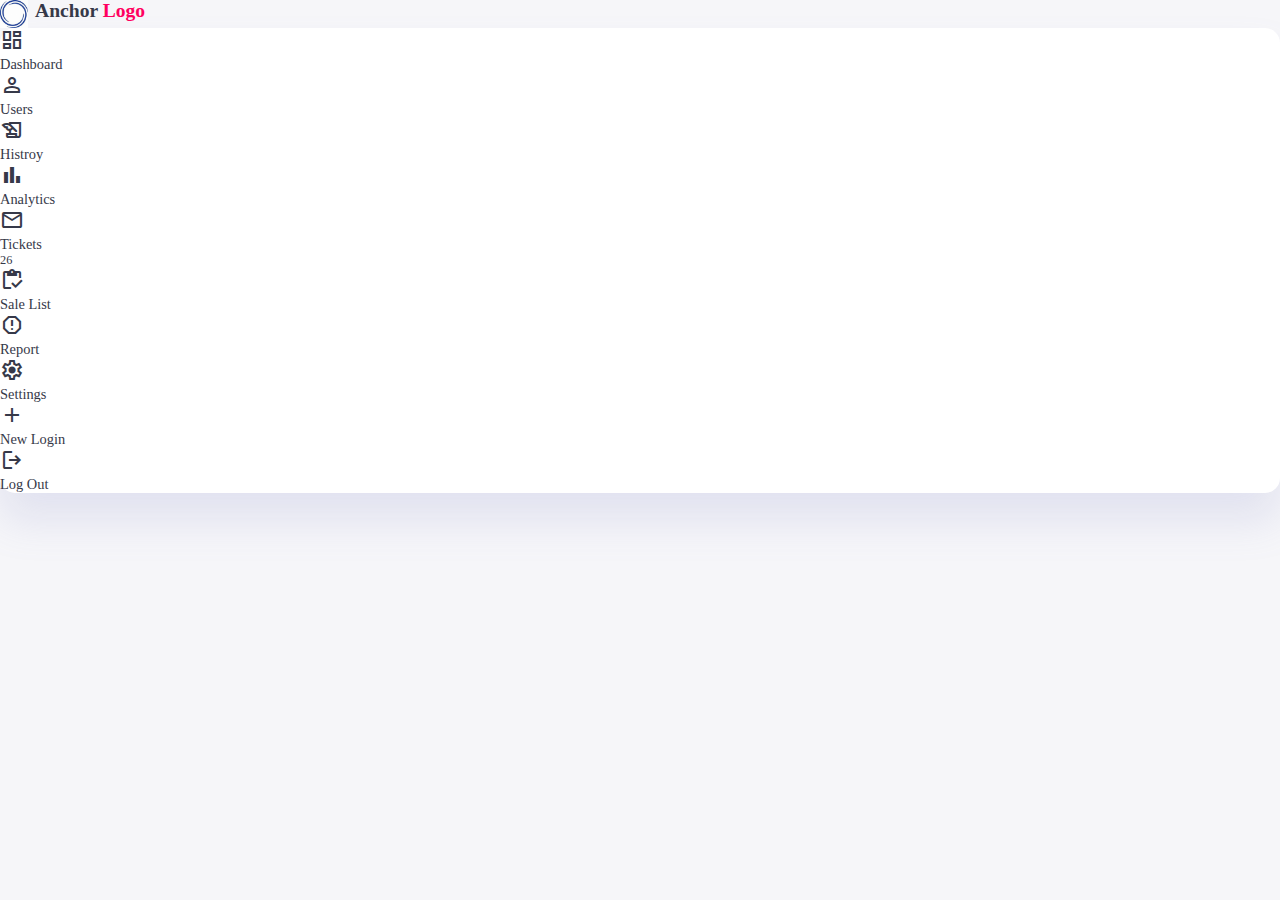
<file: Admin-Dashboard/index.html>
<!DOCTYPE html>
<html lang="en">
<head>
    <meta charset="UTF-8">
    <meta name="viewport" content="width=device-width, initial-scale=1.0">
    <link href="https://fonts.googleapis.com/css2?family=Material+Symbols+Outlined" rel="stylesheet" />
    <link rel="stylesheet" href="style.css">
    <title>Document</title>
</head>
<body>
    <div class="container">
        <aside>
            <div class="toogle">
                <div class="logo">
                    <img src="logo2.jpeg" alt="">
                    <h2>Anchor <span class="danger">Logo</span></h2>
                </div>
                <div class="close" id="close-btn">
                    <span class="material-symbols-outlined">
                        close
                    </span>
                </div>
            </div>

            <div class="sidebar">
                <a href="#">
                    <span class="material-symbols-outlined">
                        dashboard
                    </span>
                    <h3>Dashboard</h3>
                </a>
                <a href="#">
                    <span class="material-symbols-outlined">
                        person
                    </span>
                    <h3>Users</h3>
                </a>
                <a href="#">
                    <span class="material-symbols-outlined">
                        history_edu
                    </span>
                    <h3>Histroy</h3>
                </a>
                <a href="#">
                    <span class="material-symbols-outlined">
                        bar_chart
                    </span>
                    <h3>Analytics</h3>
                </a>
                <a href="#">
                    <span class="material-symbols-outlined">
                        mail
                    </span>
                    <h3>Tickets</h3>
                    <span class="message-count">26</span>
                </a>
                <a href="#">
                    <span class="material-symbols-outlined">
                        inventory
                    </span>
                    <h3>Sale List</h3>
                </a>
                <a href="#">
                    <span class="material-symbols-outlined">
                        report
                    </span>
                    <h3>Report</h3>
                </a>
                <a href="#">
                    <span class="material-symbols-outlined">
                        settings
                    </span>
                    <h3>Settings</h3>
                </a>
                <a href="#">
                    <span class="material-symbols-outlined">
                        add
                    </span>
                    <h3>New Login</h3>
                </a>
                <a href="#">
                    <span class="material-symbols-outlined">
                        logout
                    </span>
                    <h3>Log Out</h3>
                </a>
            </div>
        </aside>
    </div>
</body> 
</html>
</file>
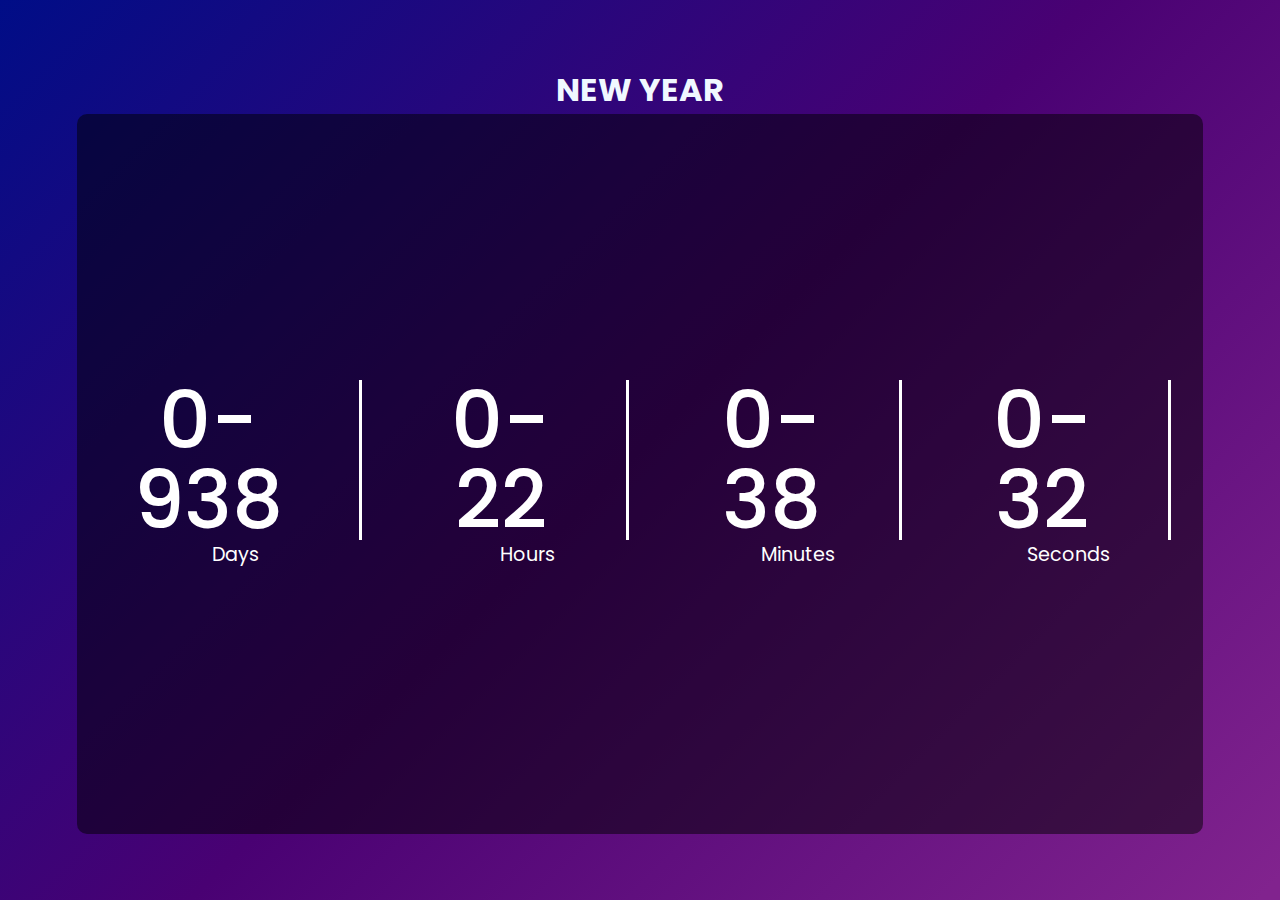
<file: Countdown-Timer/index.html>
<!DOCTYPE html>
<html lang="en">
<head>
    <meta charset="UTF-8">
    <meta name="viewport" content="width=device-width, initial-scale=1.0">
    <link rel="stylesheet" href="style.css">
    <title>Countdown-Timer</title>
</head>
<body>
    <div class="container">
        <h1>NEW YEAR</h1>
        <div class="main">
            <div class="alignment days">
                <p class="text" id="days">0</p>
                <span>Days</span>
            </div>
            <div class="alignment hours">
                <p class="text" id="hours">0</p>
                <span>Hours</span>
            </div>
            <div class="alignment mins">
                <p class="text" id="mins">0</p>
                <span>Minutes</span>
            </div>
            <div class="alignment seconds">
                <p class="text" id="seconds">0</p>
                <span>Seconds</span>
            </div>
        </div>
    </div>
    
    <script src="script.js"></script>
</body>
</html>
</file>
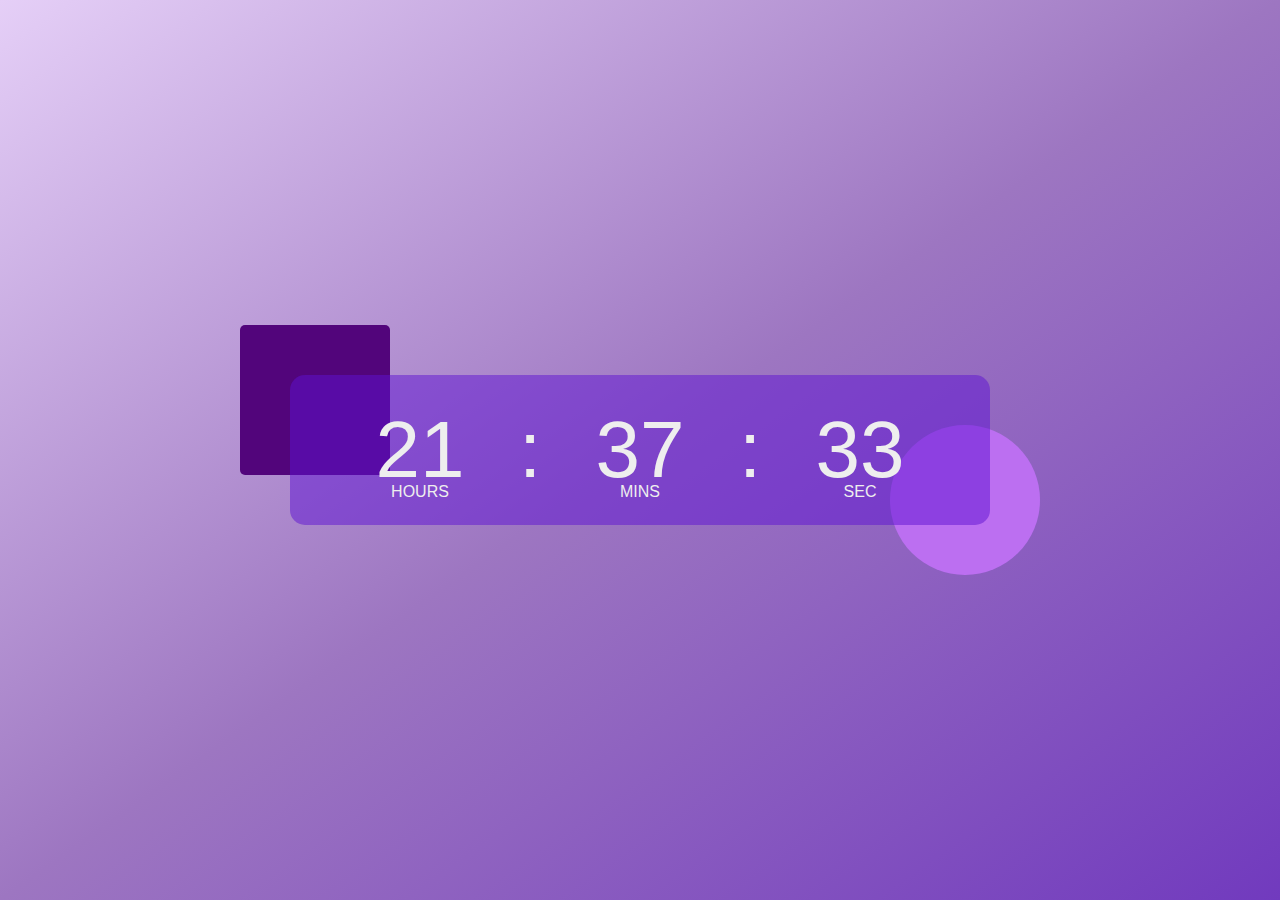
<file: Digital-Watch/index.html>
<!DOCTYPE html>
<html lang="en">
<head>
    <meta charset="UTF-8">
    <meta name="viewport" content="width=device-width, initial-scale=1.0">
    <link rel="stylesheet" href="style.css">
    <title>Document</title>
</head>
<body>
    <div class="hero">
        <div class="container">
            <div class="clock">
                <span id="hrs">00</span>
                <span>:</span>
                <span id="min">00</span>
                <span>:</span>
                <span id="sec">00</span>
            </div>
        </div>
    </div>


    <script>
        let hrs = document.getElementById('hrs');
        let min = document.getElementById('min');
        let sec = document.getElementById('sec');

        setInterval(() => {
            let currentTime = new Date();
                hrs.innerHTML = (currentTime.getHours()<10?"0":"") + currentTime.getHours();
                min.innerHTML = (currentTime.getMinutes()<10?"0":"") + currentTime.getMinutes();
                sec.innerHTML =  (currentTime.getSeconds()<10?"0":"") + currentTime.getSeconds();
        } , 1000);

        let currentTime = new Date();
        hrs.innerHTML = currentTime.getHours();
        min.innerHTML = currentTime.getMinutes();
        sec.innerHTML = currentTime.getSeconds();


    </script>
</body>
</html>
</file>
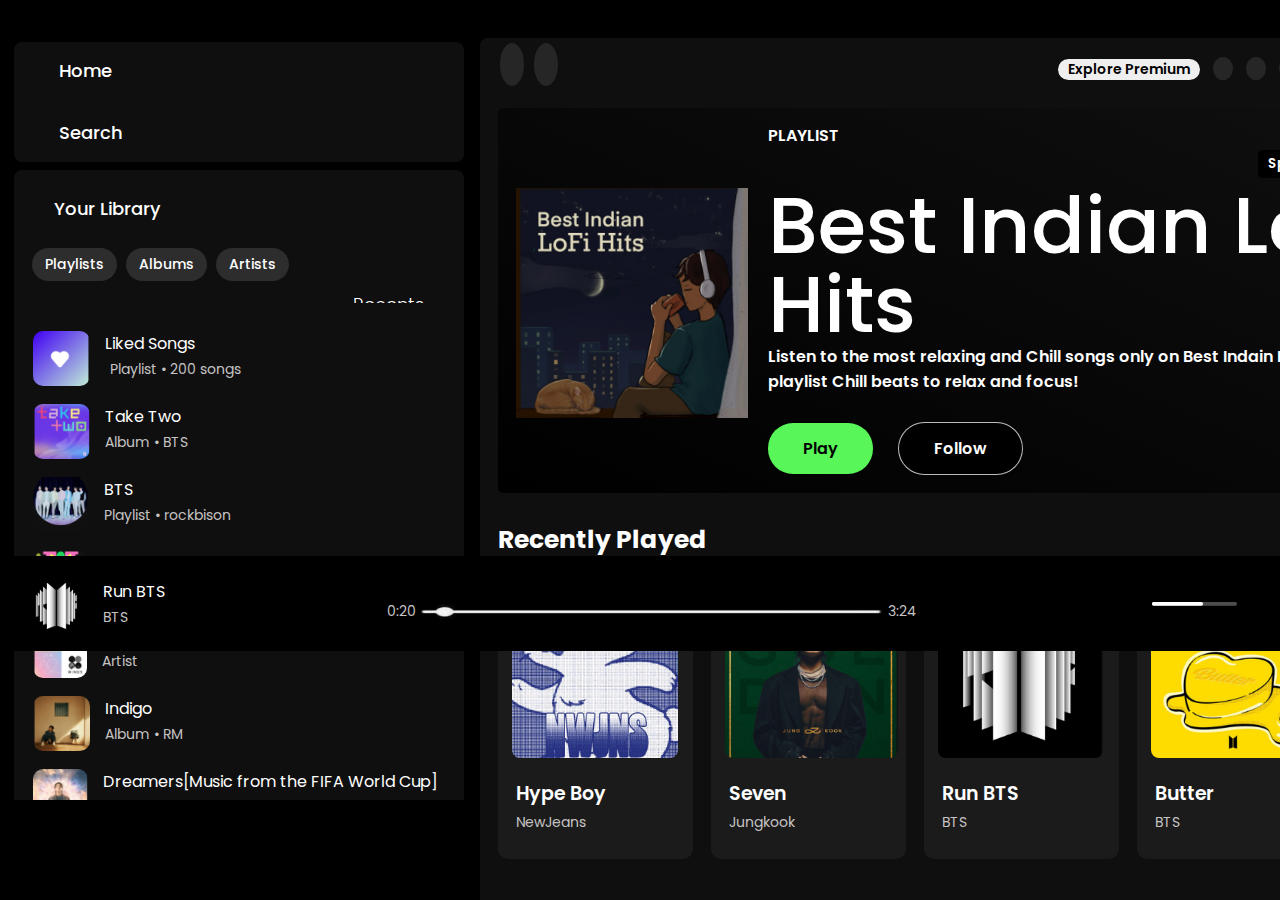
<file: Spotify-Clone/index.html>
<!DOCTYPE html>
<html lang="en">
<head>
    <meta charset="UTF-8">
    <meta name="viewport" content="width=device-width, initial-scale=1.0">
    <link rel="stylesheet" href="https://cdnjs.cloudflare.com/ajax/libs/font-awesome/6.4.0/css/all.min.css" integrity="sha512-iecdLmaskl7CVkqkXNQ/ZH/XLlvWZOJyj7Yy7tcenmpD1ypASozpmT/E0iPtmFIB46ZmdtAc9eNBvH0H/ZpiBw==" crossorigin="anonymous" referrerpolicy="no-referrer" />
    
    <!--CSS FILES-->
    
    <link rel="stylesheet" href="library-list.css">
    <link rel="stylesheet" href="current-song.css">
    <link rel="stylesheet" href="main.css">
    <link rel="stylesheet" href="style.css">
    
    <title>Spotify-clone</title>
</head>
<body>
    <div class="main">
            <div class="nav-row">
                <div class="back-forward">
                    <i class="fa-solid fa-chevron-left" style="color: #c6c3c399;"></i>
                    <i class="fa-solid fa-chevron-right" style="color: #c6c3c399;"></i>
                </div>
                <div class="btons">
                    <button class="premium">Explore Premium</button>
                    <i class="fa-regular fa-bell" style="color: #ffffff;"></i>
                    <i class="fa-solid fa-user-group" style="color: #ffffff;"></i>
                    <i class="fa-regular fa-user" style="color: #ffffff;"></i>
                </div>
            </div>


            <div class="main-banner">
                <img src="images/main-banner-img.png" alt="">
                <div class="playlist-info">
                    <p>PLAYLIST</p>
                    <button class="sponsor">Sponsored</button>
                    <p class="playlist-name">Best Indian Lofi Hits</p>
                    <p>Listen to the most relaxing and Chill songs only on Best Indain Lofi Hits <br> playlist Chill beats to relax and focus!</p>
                    <button class="play-btn">Play</button><button class="follow-btn">Follow</button>
                </div>
            </div>

            <div class="Recently-played">
                <p class="p1">Recently Played</p>
                <p>Show all</p>
            </div>

            <div class="section-1">
                <div class="part1">
                    <img src="images/hype-boy.png" alt="">
                    <p class="song-name">Hype Boy</p>
                    <p>NewJeans</p>
                    <div class="play-pause">
                        <i class="fa-solid fa-play" style="color: #000000;"></i>
                    </div>
                </div>
                <div class="part1">
                    <img src="images/golden.png" alt="">
                    <p class="song-name">Seven</p>
                    <p>Jungkook</p>
                    <div class="play-pause">
                        <i class="fa-solid fa-play" style="color: #000000;"></i>
                    </div>
                </div>
                <div class="part1">
                    <img src="images/run-bts2.png" alt="">
                    <p class="song-name">Run BTS</p>
                    <p>BTS</p>
                    <div class="play-pause">
                        <i class="fa-solid fa-play" style="color: #000000;"></i>
                    </div>
                </div>
                <div class="part1">
                    <img src="images/butter.png" alt="">
                    <p class="song-name">Butter</p>
                    <p>BTS</p>
                    <div class="play-pause">
                        <i class="fa-solid fa-play" style="color: #000000;"></i>
                    </div>
                </div>
            </div>

            <div class="Recently-played2">
                <p class="p1">Made For rockbison</p>
                <p>Show all</p>
            </div>

            <div class="section-2">
                <div class="part1">
                    <img src="images/release-radar.png" alt="">
                    <p class="song-name">Release Radar</p>
                    <p>Catch all the latest music from artists</p>
                    <div class="play-pause">
                        <i class="fa-solid fa-play" style="color: #000000;"></i>
                    </div>
                </div>
                <div class="part1">
                    <img src="images/daily-mix1.png" alt="">
                    <p class="song-name">Daily Mix 1</p>
                    <p>BTS,Tomorrow X Together, Augst D...</p>
                    <div class="play-pause">
                        <i class="fa-solid fa-play" style="color: #000000;"></i>
                    </div>
                </div>
                <div class="part1">
                    <img src="images/daily-mix2.png" alt="">
                    <p class="song-name">Daily Mix 2</p>
                    <p>Twice, Blackpink, ITZY and more </p>
                    <div class="play-pause">
                        <i class="fa-solid fa-play" style="color: #000000;"></i>
                    </div>
                </div>
                <div class="part1">
                    <img src="images/daily-mix3.png" alt="">
                    <p class="song-name">Daily Mix 3</p>
                    <p>Pritam, Amit Trivedi, Jasleen Royal and more</p>
                    <div class="play-pause">
                        <i class="fa-solid fa-play" style="color: #000000;"></i>
                    </div>
                </div>
            </div>

    </div>

    <div class="container">

        <i class="fa-solid fa-ellipsis top-dots" style="color: #ffffff;"></i>
        <div class="top-nav">
            <div class="home">
                <i class="fa-solid fa-house" style="color: #ffffff;"></i><span>Home</span>
            </div>
            <div class="search">
            <i class="fa-solid fa-magnifying-glass" style="color: #ffffff;"></i><span>Search</span>
            </div>
        </div>

        <div class="section">
            <div class="left-right-sec">
                <div class="left-section">
                    <i class="fa-regular fa-file-audio your-library" style="color: #ffffff;"></i>
                    <span>Your Library</span>
                </div>

                <div class="right-section">
                    <i class="fa-solid fa-plus" style="color: #ffffff;"></i>
                    <i class="fa-solid fa-arrow-right" style="color: #ffffff;"></i>
                </div>
            </div>
            <div class="btns">  
                <button>Playlists</button>
                <button>Albums</button>
                <button>Artists</button>
            </div>  
        </div>
        
        <div class="below-section">
            <i class="fa-solid fa-magnifying-glass" style="color: #c6c3c3;"></i>
            <div class="recents">
                <span>Recents</span><i class="fa-solid fa-list-ul" style="color: #ffffff;"></i>
            </div>
        </div>
    </div>
             
    <div class="lists">
        <div class="liked-songs">
            <img src="images/liked-songs.png" alt="">
            <p>Liked Songs <br> <span><i class="fa-solid fa-thumbtack" style="color: #00ff33;"></i>Playlist  &#x2022; 200 songs</span></p>
        </div>
        <div class="playlist-1">
            <img src="images/take-two.png" alt="">
            <p>Take Two <br><span>Album &#x2022; BTS</span></p>
        </div>
        <div class="playlist-2">
            <img src="images/artists.png" alt="">
            <p>BTS<br><span>Playlist &#x2022; rockbison</span></p>
        </div>
        <div class="playlist-3">
            <img src="images/top-songs.png" alt="">
            <p>Your Top Songs 2022 <br><span>Playlist &#x2022; Spotify</span></p>
        </div>
        <div class="playlist-4">
            <img src="images/bts.png" alt="">
            <p>BTS<br><span>Artist </span></p>
        </div>
        <div class="playlist-5">
            <img src="images/indigo.png" alt="">
            <p>Indigo <br><span>Album &#x2022; RM</span></p>
        </div>
        <div class="playlist-6">
            <img src="images/dreamers.png" alt="">
            <p>Dreamers[Music from the FIFA World Cup] <br><span>Album &#x2022; Jung Kok</span></p>
        </div>
        <div class="playlist-7">
            <img src="images/the-astronaut.png" alt="">
            <p>The Astronaut <br><span>Album &#x2022; JIN</span></p>
        </div>
        <div class="playlist-8">
            <img src="images/pied-piper.png" alt="">
            <p>Pied Piper<br><span>Playlist &#x2022; rockbison</span></p>
        </div>
        <div class="artist-1">
            <img src="images/v.png" alt="">
            <p>V <br><span>Artist</span></p>
        </div>
        <div class="artist-2">
            <img src="images/jimin.png" alt="">
            <p>Jimin<br><span>Artist</span></p>
        </div>
        <div class="artist-3">
            <img src="images/j-hope.png" alt="">
            <p>j-hope<br><span>Artist</span></p>
        </div>
        <div class="artist-4">
            <img src="images/suga.png" alt="">
            <p>SUGA <br><span>Artist</span></p>
        </div>
        <div class="artist-5">
            <img src="images/rm.png" alt="">
            <p>RM <br><span>Artist</span></p>
        </div>
        <div class="artist-6">
            <img src="images/jin.png" alt="">
            <p>JIN <br><span>Artist</span></p>
        </div>
        <div class="artist-7">
            <img src="images/jk.png" alt="">
            <p>Jung Kook <br><span>Artist</span></p>
        </div>
    </div>

    <div class="current-song">
        <div class="right-part">
            <img src="images/run-bts.png" alt="">
            <p><span>Run BTS</span> <br> <span class="second">BTS</span></p>
            <i class="fa-regular fa-heart" style="color: #ffffff;"></i>
        </div>

        <div class="middle-part">
            <div class="upper-part">
                <i class="fa-solid fa-shuffle" style="color: #ffffff;"></i>
                <i class="fa-solid fa-backward-step" style="color: #ffffff;"></i>
                <i class="fa-solid fa-circle-pause" style="color: #ffffff;"></i>
                <i class="fa-solid fa-forward-step" style="color: #ffffff;"></i>
                <i class="fa-solid fa-repeat" style="color: #ffffff;"></i>
            </div>

            <div class="lower-part">
                <span class="moment">0:20</span><img src="images/progress-bar2.png" alt=""><span class="total-duration">3:24</span>
            </div>
        </div>

        <div class="left-part">
            <i class="fa-solid fa-circle-play" style="color: #c6c3c3;"></i>
            <i class="fa-solid fa-microphone" style="color: #c6c3c3;"></i>
            <i class="fa-solid fa-layer-group" style="color: #c6c3c3;"></i>
            <i class="fa-solid fa-computer" style="color: #c6c3c3;"></i>
            <i class="fa-solid fa-volume-high" style="color: #c6c3c3;"></i>
            <img src="images/volume-bar.png" alt="">
        </div>
    </div>  
</body>
</html>
</file>
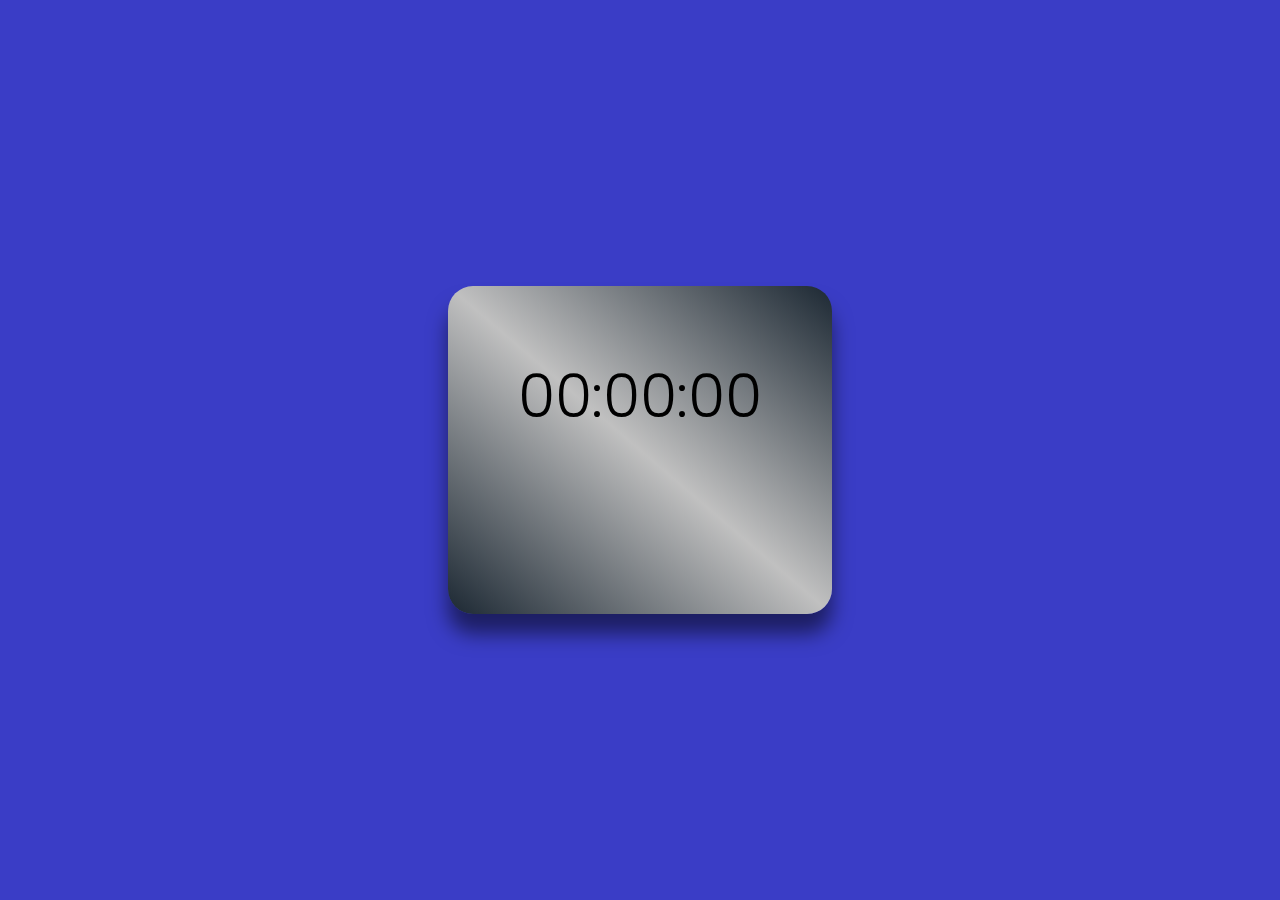
<file: Stopwatch/index.html>
<!DOCTYPE html>
<html lang="en">
<head>
    <meta charset="UTF-8">
    <meta name="viewport" content="width=device-width, initial-scale=1.0">
    <link rel="stylesheet" href="style.css">
    <link rel="stylesheet" href="https://cdnjs.cloudflare.com/ajax/libs/font-awesome/6.4.0/css/all.min.css" integrity="sha512-iecdLmaskl7CVkqkXNQ/ZH/XLlvWZOJyj7Yy7tcenmpD1ypASozpmT/E0iPtmFIB46ZmdtAc9eNBvH0H/ZpiBw==" crossorigin="anonymous" referrerpolicy="no-referrer" />
    <title>StopWatch</title>
</head>
<body>
    <div class="container">
        <div class="stopwatch">
            <h1 id="displaytime">00:00:00</h1>

            <div class="btn">
                <button><i class="fa-regular fa-circle-pause" style="color: #000000;"></i></button>
                <button><i class="fa-solid fa-play" style="color: #000000;" onclick="watchSatrt();"></i></button>
                <button><i class="fa-solid fa-eraser" style="color: #000000;"></i></button>
            </div>
        </div>
    </div>

    <script>
        let [seconds , minutes , hours] = [0 , 0 , o];
        let displayTime = document.getElementById('displaytime');
        let timer = null;


        function stopWatch() {
            seconds++;
            if(seconds===60) {
                seconds = 0;
                minutes++
                if(minutes===60) {
                    minutes = 0;
                    hours++;
                }
            }
            displayTime.innerHTML = hours +":"+ minutes +":" seconds;
        }

        function watchSatrt() {
            if(timer! = null) {
                clearInterval(timer);
            }
            timer =  setInterval(stopWatch(),1000);
        }

    </script>

</body>
</html>
</file>
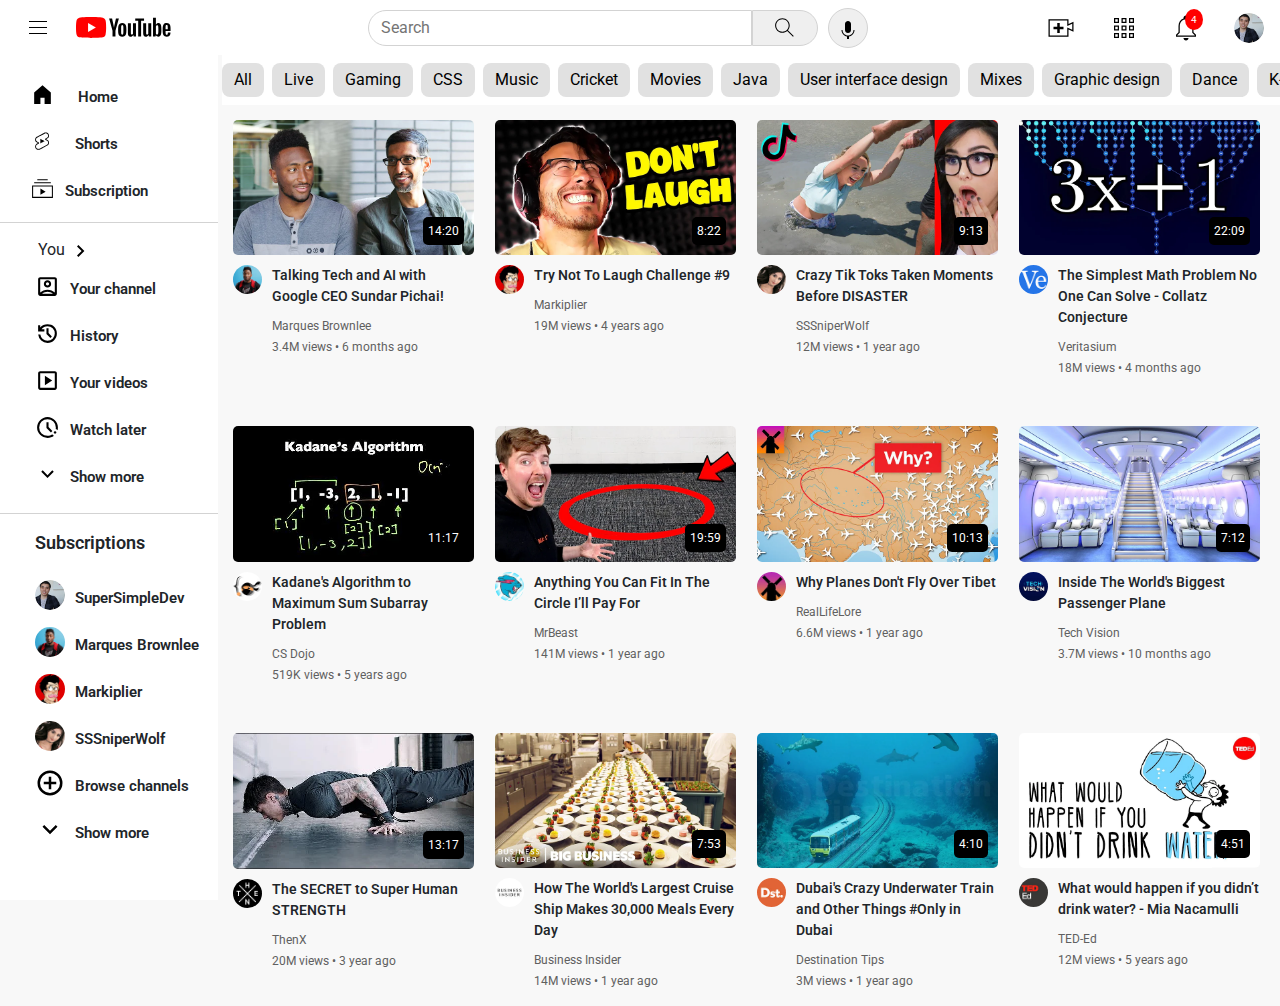
<file: Youtube-Clone/index.html>
<!DOCTYPE html>
<html lang="en">
<head>
    <meta charset="UTF-8">
    <meta name="viewport" content="width=device-width, initial-scale=1.0">

    <!-- EXTERNAL FILES -->

    <link href="https://fonts.googleapis.com/css2?family=Material+Symbols+Outlined" rel="stylesheet" />
    <link rel="stylesheet" href="https://cdnjs.cloudflare.com/ajax/libs/font-awesome/6.4.0/css/all.min.css" integrity="sha512-iecdLmaskl7CVkqkXNQ/ZH/XLlvWZOJyj7Yy7tcenmpD1ypASozpmT/E0iPtmFIB46ZmdtAc9eNBvH0H/ZpiBw==" crossorigin="anonymous" referrerpolicy="no-referrer" />
    <link href="https://cdn.jsdelivr.net/npm/bootstrap@5.3.2/dist/css/bootstrap.min.css" rel="stylesheet">
    
    <!-- CSS FILES -->
    
    <link rel="stylesheet" href="header.css">
    <link rel="stylesheet" href="side-bar.css">
    <link rel="stylesheet" href="video-grid.css">

    <title>Youtube-CLone</title>
</head>
<body>
    <header>
        <div class="left-section">
            <img class="hamburger-icon" src="Icons/hamburger-menu.svg" alt="">
            <img class="youtube-icon" src="Icons/youtube-logo.svg" alt="">
        </div>

        <div class="middle-section">
            <input type="text" class="search-bar" placeholder="Search">
            <button class="search-btn">
                <img class="search-icon" src="Icons/search.svg" alt="">
                <div class="tooltip">Search</div>
            </button>

            <button class="voice-search-btn">
                <img class="voice-icon" src="Icons/voice-search-icon.svg" alt="">
                <div class="tooltip">Search with your voice</div>
            </button>
        </div>

        <div class="right-section">
            <div class="create">
                <img class="upload-icon" src="Icons/upload.svg" alt="">
                <div class="tooltip">Create</div>
            </div>
            <div class="youtube-apps">
                <img class="youtube-apps-icon" src="Icons/youtube-apps.svg" alt="">
                <div class="tooltip">Youtube Apps</div>
            </div>
            <div class="notification-icon-container">
                <img class="notification-icon" src="Icons/notifications.svg" alt="">
                <div class="notification-count">4</div>
                <div class="tooltip">Notifications</div>
            </div>
            <img class="user-profile-icon" src="Icons/my-channel.jpeg" alt="">
        </div>
    </header>

    <nav>
        <div class="side-bar">

            <!-- SECTION-1 0F SIDE-BAR -->

            <div class="section-1">
                <div class="sidebar-links">
                    <img class="home-icon" src="Icons/home.svg" alt="">
                    <div>Home</div>
                </div>
                <div class="sidebar-links">
                    <img class="explore-icon" src="Icons/shorts.svg" alt="">
                    <div>Shorts</div>
                </div>
                <div class="sidebar-links">
                    <img class="subscriptions" src="Icons/subscriptions.svg" alt="">
                    <div>Subscription</div>
                </div>
            </div>

            <!-- SECTION-2 0F SIDE-BAR -->

            <div class="section-2">
                <p>You</p> 
                <img src="Icons/key-right.svg" alt="">
                <div class="sidebar-links">
                    <img class="your-channel-icon" src="Icons/your-channel.svg" alt="">
                    <div>Your channel</div>
                </div>
                <div class="sidebar-links">
                    <img class="history-icon" src="Icons/history.svg" alt="">
                    <div>History</div>
                </div>
                <div class="sidebar-links">
                    <img class="Your-videos-icon" src="Icons/Your-videos.svg" alt="">
                    <div>Your videos</div>
                </div>
                <div class="sidebar-links">
                    <img class="watch-later-icon" src="Icons/watch-later.svg" alt="">
                    <div>Watch later</div>
                </div>
                <div class="sidebar-links exception">
                    <img class="show-more-icon" src="Icons/key-down.svg" alt="">
                    <div>Show more</div>
                </div>
            </div>

            <!-- SECTION-3 0F SIDE-BAR -->

            <div class="section-3">
                <p>Subscriptions</p>
                <div class="sidebar-links">
                    <img class="channel-1" src="Icons/my-channel.jpeg" alt="">
                    <div>SuperSimpleDev</div>
                </div>
            <div class="sidebar-links">
                <img class="channel-2" src="Channel-img/channel-1.jpeg" alt="">
                <div>Marques Brownlee</div>
            </div>
            <div class="sidebar-links">
                <img class="channel-3" src="Channel-img/channel-2.jpeg" alt="">
                <div>Markiplier</div>
            </div>
            <div class="sidebar-links">
                <img class="channel-4" src="Channel-img/channel-3.jpeg" alt="">
                <div>SSSniperWolf</div>
            </div>
            <div class="sidebar-links">
                <img class="browse-channel" src="Icons/browse-channel.svg" alt="">
                <div>Browse channels</div>
            </div>
            <div class="sidebar-links">
                <img class="show" src="Icons/key-down.svg" alt="">
                <div>Show more</div>
            </div>
            </div>
        </div>
    </nav>

    <div class="more-options">
        <div>
            <button >All</button>
        </div>
        <div>
            <button>Live</button>
        </div>
        <div>
            <button>Gaming</button>
        </div>
        <div>
            <button>CSS</button>
        </div>
        <div>
            <button>Music</button>
        </div>
        <div>
            <button>Cricket</button>
        </div>
        <div>
            <button>Movies</button>
        </div>
        <div>
            <button>Java</button>
        </div>
        <div>
            <button >User interface design</button>
        </div>
        <div>
            <button>Mixes</button>
        </div>
        <div>
            <button>Graphic design</button>
        </div>
        <div>
            <button>Dance</button>
        </div>
        <div>
            <button>K-pop</button>
        </div> 
    </div>

    <main>
        <section class="video-grid">
            <div class="video-preview">
                <div class="thumbnail-row">
                    <img src="Thumbnails/thumbnail-1.webp" class="thumbnail" alt="">
                    <div class="video-time">14:20</div>
                </div>
                <div class="video-info-grid">
                    <div class="channel-picture">
                        <img src="Channel-img/channel-1.jpeg" class="profile-picture" alt="">
                    </div>
                    <div class="video-info">
                        <p class="video-title">
                            Talking Tech and AI with Google CEO Sundar Pichai!
                        </p>
                        <p class="channel-author">
                            Marques Brownlee
                        </p>
                        <p class="video-stats">
                            3.4M views &#x2022; 6 months ago
                        </p>
                    </div>
                </div>
            </div>

            <div class="video-preview">
                <div class="thumbnail-row">
                    <img src="Thumbnails/thumbnail-2.webp" class="thumbnail" alt="">
                    <div class="video-time">8:22</div>
                </div>
                <div class="video-info-grid">
                    <div class="channel-picture">
                        <img src="Channel-img/channel-2.jpeg" class="profile-picture" alt="">
                    </div>
                    <div class="video-info">
                        <p class="video-title">
                            Try Not To Laugh Challenge #9
                        </p>
                        <p class="channel-author">
                            Markiplier
                        </p>
                        <p class="video-stats">
                            19M views &#x2022; 4 years ago
                        </p>
                    </div>
                </div>
            </div>

            <div class="video-preview">
                <div class="thumbnail-row">
                    <img src="Thumbnails/thumbnail-3.webp" class="thumbnail" alt="">
                    <div class="video-time">9:13</div>
                </div>
                <div class="video-info-grid">
                    <div class="channel-picture">
                        <img src="Channel-img/channel-3.jpeg" class="profile-picture" alt="">
                    </div>
                    <div class="video-info">
                        <p class="video-title">
                            Crazy Tik Toks Taken Moments Before DISASTER
                        </p>
                        <p class="channel-author">
                            SSSniperWolf
                        </p>
                        <p class="video-stats">
                            12M views &#x2022; 1 year ago
                        </p>
                    </div>
                </div>
            </div>

            <div class="video-preview">
                <div class="thumbnail-row">
                    <img src="Thumbnails/thumbnail-4.webp" class="thumbnail" alt="">
                    <div class="video-time">22:09</div>
                </div>
                <div class="video-info-grid">
                    <div class="channel-picture">
                        <img src="Channel-img/channel-4.jpeg" class="profile-picture" alt="">
                    </div>
                    <div class="video-info">
                        <p class="video-title">
                            The Simplest Math Problem No One Can Solve - Collatz Conjecture
                        </p>
                        <p class="channel-author">
                            Veritasium
                        </p>
                        <p class="video-stats">
                            18M views &#x2022; 4 months ago
                        </p>
                    </div>
                </div>
            </div>

            <div class="video-preview">
                <div class="thumbnail-row">
                    <img src="Thumbnails/thumbnail-5.webp" class="thumbnail" alt="">
                    <div class="video-time">11:17</div>
                </div>
                <div class="video-info-grid">
                    <div class="channel-picture">
                        <img src="Channel-img/channel-5.jpeg" class="profile-picture" alt="">
                    </div>
                    <div class="video-info">
                        <p class="video-title">
                            Kadane's Algorithm to Maximum Sum Subarray Problem
                        </p>
                        <p class="channel-author">
                            CS Dojo
                        </p>
                        <p class="video-stats">
                            519K views &#x2022; 5 years ago
                        </p>
                    </div>
                </div>
            </div>

            <div class="video-preview">
                <div class="thumbnail-row">
                    <img src="Thumbnails/thumbnail-6.webp" class="thumbnail" alt="">
                    <div class="video-time">19:59</div>
                </div>
                <div class="video-info-grid">
                    <div class="channel-picture">
                        <img src="Channel-img/channel-6.jpeg" class="profile-picture" alt="">
                    </div>
                    <div class="video-info">
                        <p class="video-title">
                            Anything You Can Fit In The Circle I&#8217;ll Pay For
                        </p>
                        <p class="channel-author">
                            MrBeast
                        </p>
                        <p class="video-stats">
                            141M views &#x2022; 1 year ago
                        </p>
                    </div>
                </div>
            </div>

            <div class="video-preview">
                <div class="thumbnail-row">
                    <img src="Thumbnails/thumbnail-7.webp" class="thumbnail" alt="">
                    <div class="video-time">10:13</div>
                </div>
                <div class="video-info-grid">
                    <div class="channel-picture">
                        <img src="Channel-img/channel-7.jpeg" class="profile-picture" alt="">
                    </div>
                    <div class="video-info">
                        <p class="video-title">
                            Why Planes Don't Fly Over Tibet
                        </p>
                        <p class="channel-author">
                            RealLifeLore
                        </p>
                        <p class="video-stats">
                            6.6M views &#x2022; 1 year ago
                        </p>
                    </div>
                </div>
            </div>

            <div class="video-preview">
                <div class="thumbnail-row">
                    <img src="Thumbnails/thumbnail-8.webp" class="thumbnail" alt="">
                    <div class="video-time">7:12</div>
                </div>
                <div class="video-info-grid">
                    <div class="channel-picture">
                        <img src="Channel-img/channel-8.jpeg" class="profile-picture" alt="">
                    </div>
                    <div class="video-info">
                        <p class="video-title">
                            Inside The World's Biggest Passenger Plane
                        </p>
                        <p class="channel-author">
                            Tech Vision
                        </p>
                        <p class="video-stats">
                            3.7M views &#x2022; 10 months ago
                        </p>
                    </div>
                </div>
            </div>

            <div class="video-preview">
                <div class="thumbnail-row">
                    <img src="Thumbnails/thumbnail-9.webp" class="thumbnail" alt="">
                    <div class="video-time">13:17</div>
                </div>
                <div class="video-info-grid">
                    <div class="channel-picture">
                        <img src="Channel-img/channel-9.jpeg" class="profile-picture" alt="">
                    </div>
                    <div class="video-info">
                        <p class="video-title">
                            The SECRET to Super Human STRENGTH
                        </p>
                        <p class="channel-author">
                            ThenX
                        </p>
                        <p class="video-stats">
                            20M views &#x2022; 3 year ago
                        </p>
                    </div>
                </div>
            </div>

            <div class="video-preview">
                <div class="thumbnail-row">
                    <img src="Thumbnails/thumbnail-10.webp" class="thumbnail" alt="">
                    <div class="video-time">7:53</div>
                </div>
                <div class="video-info-grid">
                    <div class="channel-picture">
                        <img src="Channel-img/channel-10.jpeg" class="profile-picture" alt="">
                    </div>
                    <div class="video-info">
                        <p class="video-title">
                            How The World's Largest Cruise Ship Makes 30,000 Meals Every Day
                        </p>
                        <p class="channel-author">
                            Business Insider
                        </p>
                        <p class="video-stats">
                            14M views &#x2022; 1 year ago
                        </p>
                    </div>
                </div>
            </div>

            <div class="video-preview">
                <div class="thumbnail-row">
                    <img src="Thumbnails/thumbnail-11.webp" class="thumbnail" alt="">
                    <div class="video-time">4:10</div>
                </div>
                <div class="video-info-grid">
                    <div class="channel-picture">
                        <img src="Channel-img/channel-11.jpeg" class="profile-picture" alt="">
                    </div>
                    <div class="video-info">
                        <p class="video-title">
                            Dubai's Crazy Underwater Train and Other Things #Only in Dubai
                        </p>
                        <p class="channel-author">
                            Destination Tips

                        </p>
                        <p class="video-stats">
                            3M views &#x2022; 1 year ago
                        </p>
                    </div>
                </div>
            </div>

            <div class="video-preview">
                <div class="thumbnail-row">
                    <img src="Thumbnails/thumbnail-12.webp" class="thumbnail" alt="">
                    <div class="video-time">4:51</div>
                </div>
                <div class="video-info-grid">
                    <div class="channel-picture">
                        <img src="Channel-img/channel-12.jpeg" class="profile-picture" alt="">
                    </div>
                    <div class="video-info">
                        <p class="video-title">
                            What would happen if you didn&#8217;t drink water? - Mia Nacamulli
                        </p>
                        <p class="channel-author">
                            TED-Ed
                        </p>
                        <p class="video-stats">
                            12M views &#x2022; 5 years ago
                        </p>
                    </div>
                </div>
            </div>
        </section>
    </main>

</body>
</html>
</file>
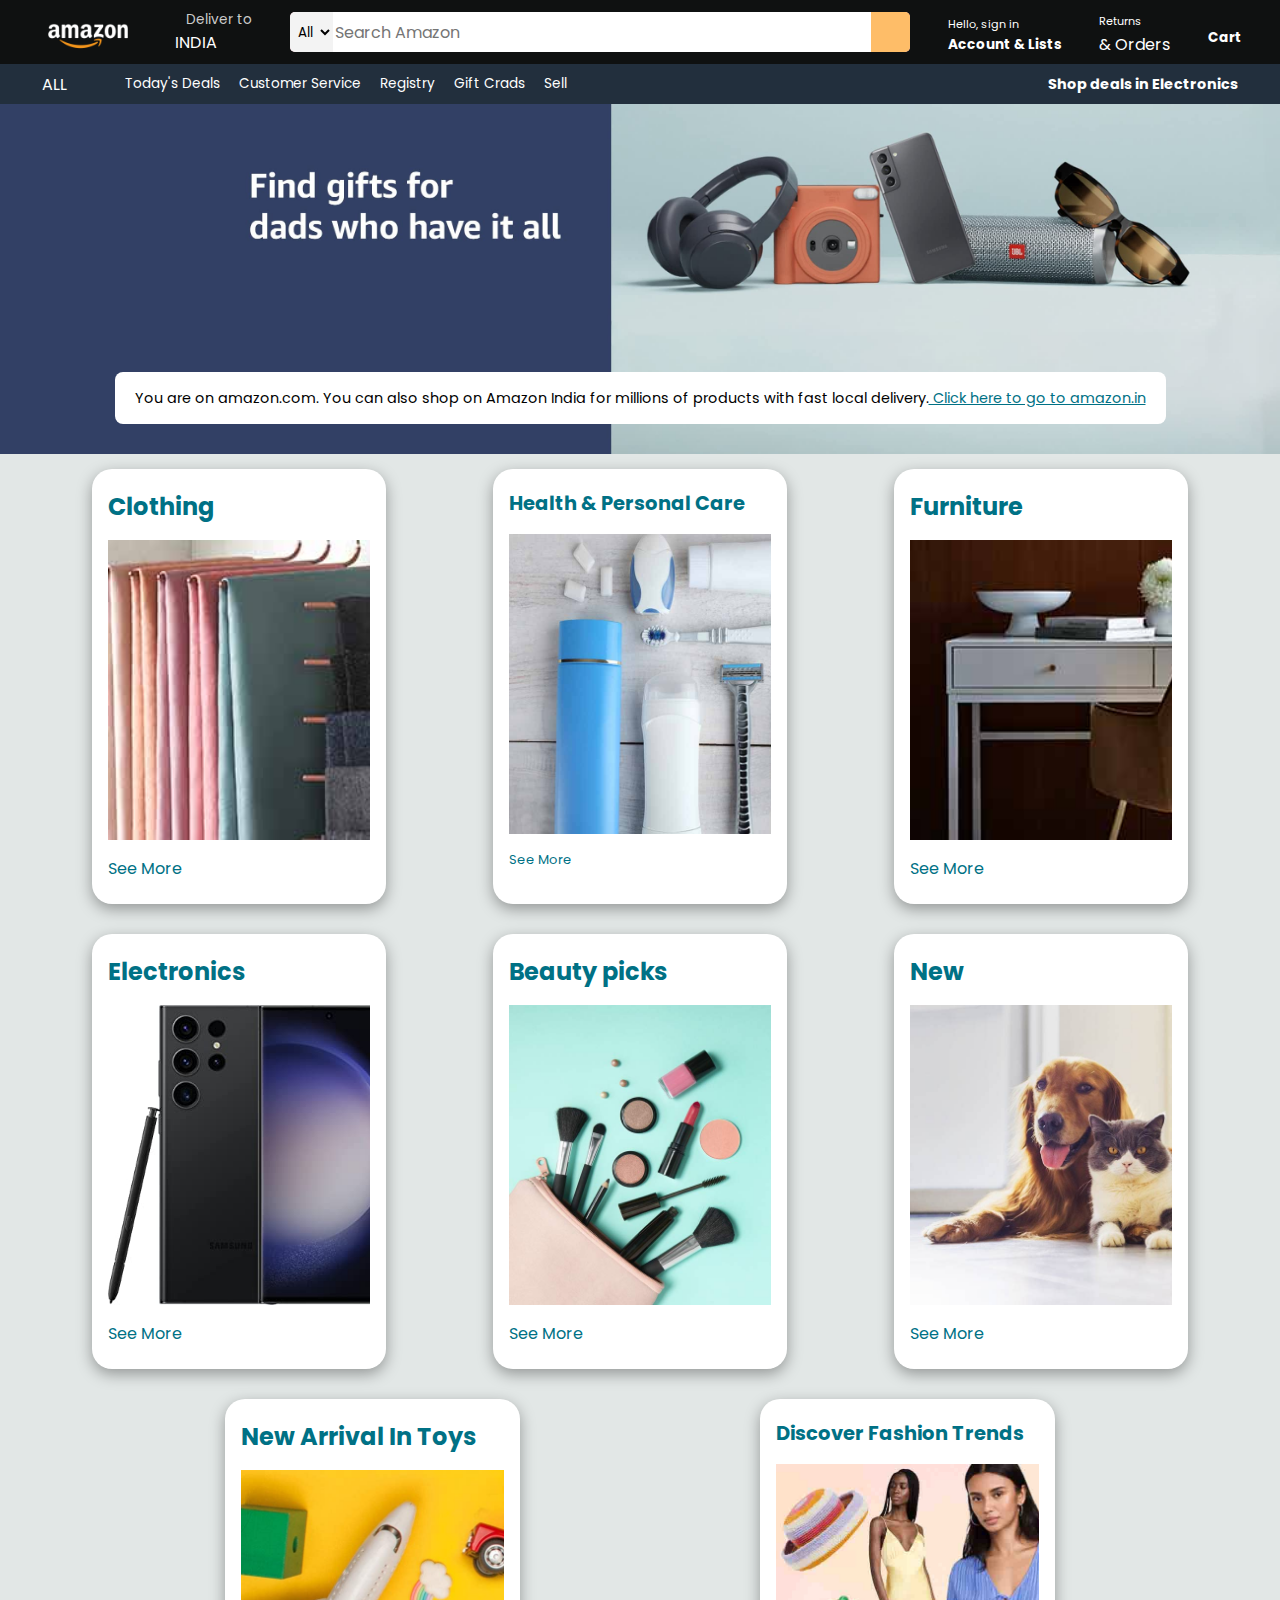
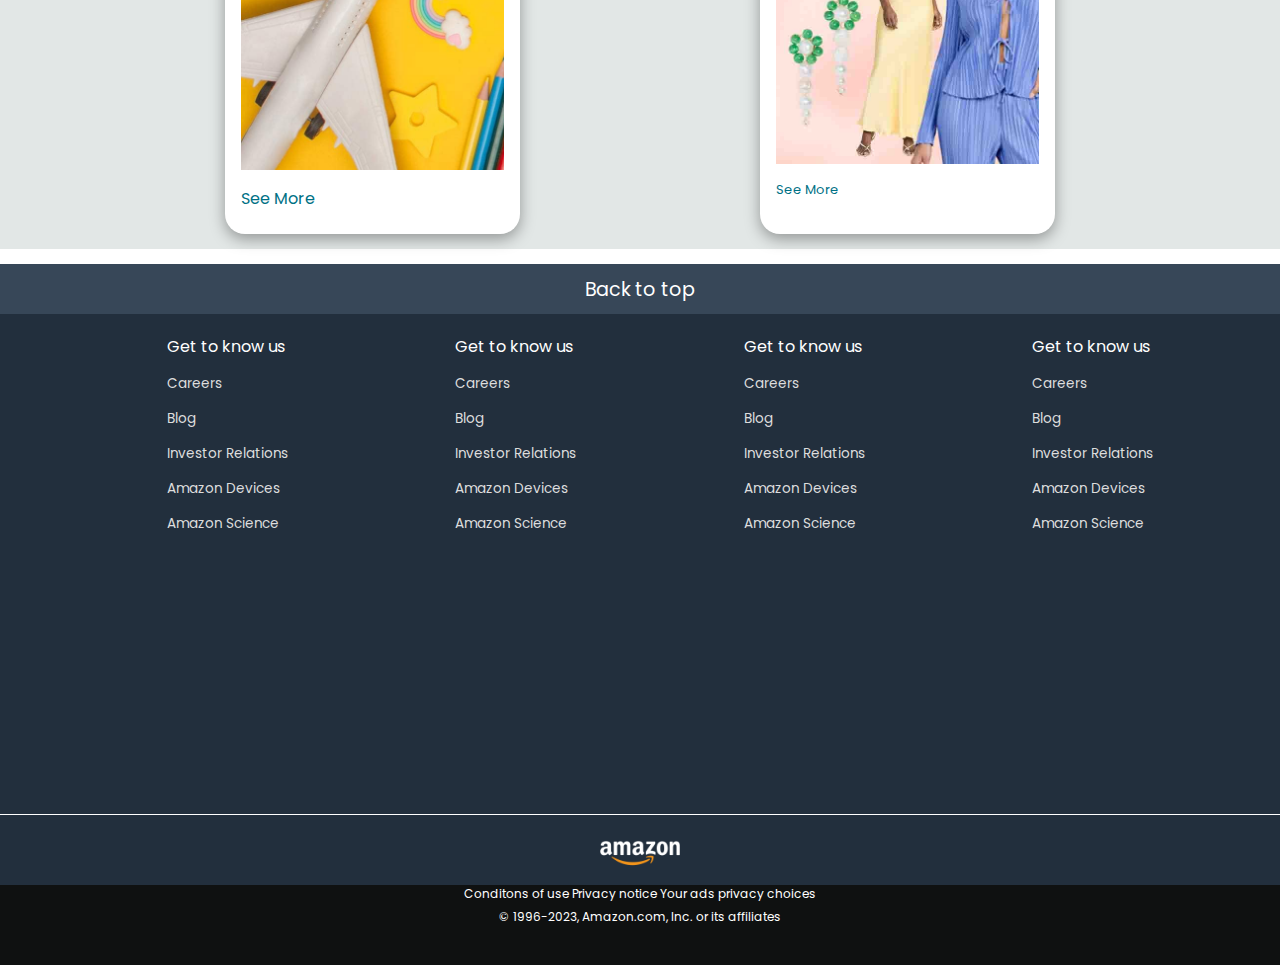
<file: Amazon/amazon.html>
<!DOCTYPE html>
<html lang="en">
<head>
    <meta charset="UTF-8">
    <meta name="viewport" content="width=device-width, initial-scale=1.0">
    <title>AMAZON.clone</title>
    <link rel="stylesheet" href="https://cdnjs.cloudflare.com/ajax/libs/font-awesome/6.4.0/css/all.min.css" integrity="sha512-iecdLmaskl7CVkqkXNQ/ZH/XLlvWZOJyj7Yy7tcenmpD1ypASozpmT/E0iPtmFIB46ZmdtAc9eNBvH0H/ZpiBw==" crossorigin="anonymous" referrerpolicy="no-referrer" />
    <link rel="stylesheet" href="amazonstyel.css">
</head>
<body>
    <header>
        <div class="navbar">
            <div class="nav-logo border">
                <div class="logo"></div>
            </div>

            <div class="nav-address border">
                <p class="add-first">Deliver to</p>
                <div class="add-icon">
                    <i class="fa-solid fa-location-dot"></i>
                    <p class="add-second">INDIA</p>
                </div>
            </div>
            <div class="nav-search ">
                <select class="search-select">
                    <option>All</option>
                </select>
                <input placeholder="Search Amazon" class="search-input">
                <div class="search-icon">
                    <i class="fa-solid fa-magnifying-glass"></i>
                </div>
            </div>
            
        <div class="nav-signin border">
            <p><span>Hello, sign in</span></p>
            <p class="nav-second">Account & Lists</p>
        </div>
        
        <div class="nav-return border">
            <p><span>Returns</span></p>
            <p>& Orders</p>
        </div>
        <div class="nav-cart border">
            <i class="fa-solid fa-cart-shopping"></i>
            Cart
        </div>
    </div>

    <div class="panel">
        <div class="panel-all">
            <i class="fa-solid fa-bars"></i>ALL
        </div>
        <div class="panel-ops">
            <p>Today's Deals</p>
            <p>Customer Service</p>
            <p>Registry</p>
            <p>Gift Crads</p>
            <p>Sell</p>   
        </div>

        <div class="panel-deals">
            Shop deals in Electronics
        </div>
    </div>

    </header>

    <div class="hero-section">
        <div class="hero-mess">
            <p>You are on amazon.com. You can also shop on Amazon India for millions of products with fast local delivery.<a href="#"> Click here to go to amazon.in</a></p>
        </div>
    </div>

    <div class="shop-section">
        <div class="box">
            <div class="box-content">
                <h2>Clothing</h2>
                <div class="box-img" style="background-image: url(box1_image.jpg);"></div>
                <p>See More</p>
            </div>
        </div>
        <div class="box">
            <div class="box-content">
                <h2>Health & Personal Care</h2>
                <div class="box-img" style="background-image: url(box2_image.jpg);"></div>
                <p>See More</p>
            </div>
        </div>
        <div class="box">
            <div class="box-content">
                <h2>Furniture</h2>
                <div class="box-img" style="background-image: url(box3_image.jpg);"></div>
                <p>See More</p>
            </div>
        </div>
        <div class="box">
            <div class="box-content">
                <h2>Electronics</h2>
                <div class="box-img" style="background-image: url(box4_image.jpg);"></div>
                <p>See More</p>
            </div>
        </div>
        <div class="box">
            <div class="box-content">
                <h2>Beauty picks</h2>
                <div class="box-img" style="background-image: url(box5_image.jpg);"></div>
                <p>See More</p>
            </div>
        </div>
        <div class="box">
            <div class="box-content">
                <h2>New</h2>
                <div class="box-img" style="background-image: url(box6_image.jpg);"></div>
                <p>See More</p>
            </div>
        </div>
        <div class="box">
            <div class="box-content">
                <h2>New Arrival In Toys</h2>
                <div class="box-img" style="background-image: url(box7_image.jpg);"></div>
                <p>See More</p>
            </div>
        </div>
        <div class="box">
            <div class="box-content">
                <h2>Discover Fashion Trends</h2>
                <div class="box-img" style="background-image: url(box8_image.jpg);"></div>
                <p>See More</p>
            </div>
        </div>
    </div>

    <footer>
        <div class="foot-panel1">
            Back to top
        </div>

        <div class="foot-panel2">
            
            <ul>
                <p>Get to know us</p>
                <a>Careers</a>
                <a>Blog</a>
                <a>Investor Relations</a>
                <a>Amazon Devices</a>
                <a>Amazon Science</a>
            </ul>

            <ul>
                <p>Get to know us</p>
                <a>Careers</a>
                <a>Blog</a>
                <a>Investor Relations</a>
                <a>Amazon Devices</a>
                <a>Amazon Science</a>
            </ul>


            <ul>
                <p>Get to know us</p>
                <a>Careers</a>
                <a>Blog</a>
                <a>Investor Relations</a>
                <a>Amazon Devices</a>
                <a>Amazon Science</a>
            </ul>

            <ul>
                <p>Get to know us</p>
                <a>Careers</a>
                <a>Blog</a>
                <a>Investor Relations</a>
                <a>Amazon Devices</a>
                <a>Amazon Science</a>
            </ul>
        </div>

        <div class="foot-panel3">
            <div class="logo"></div>
        </div>


        <div class="foot-panel4">
            <div class="pages">
                <a>Conditons of use</a>
                <a>Privacy notice</a>
                <a>Your ads privacy choices</a>
            </div>
            <div class="copyright">
                © 1996-2023, Amazon.com, Inc. or its affiliates
            </div>
        </div>
    </footer>
</body>
</html>
</file>
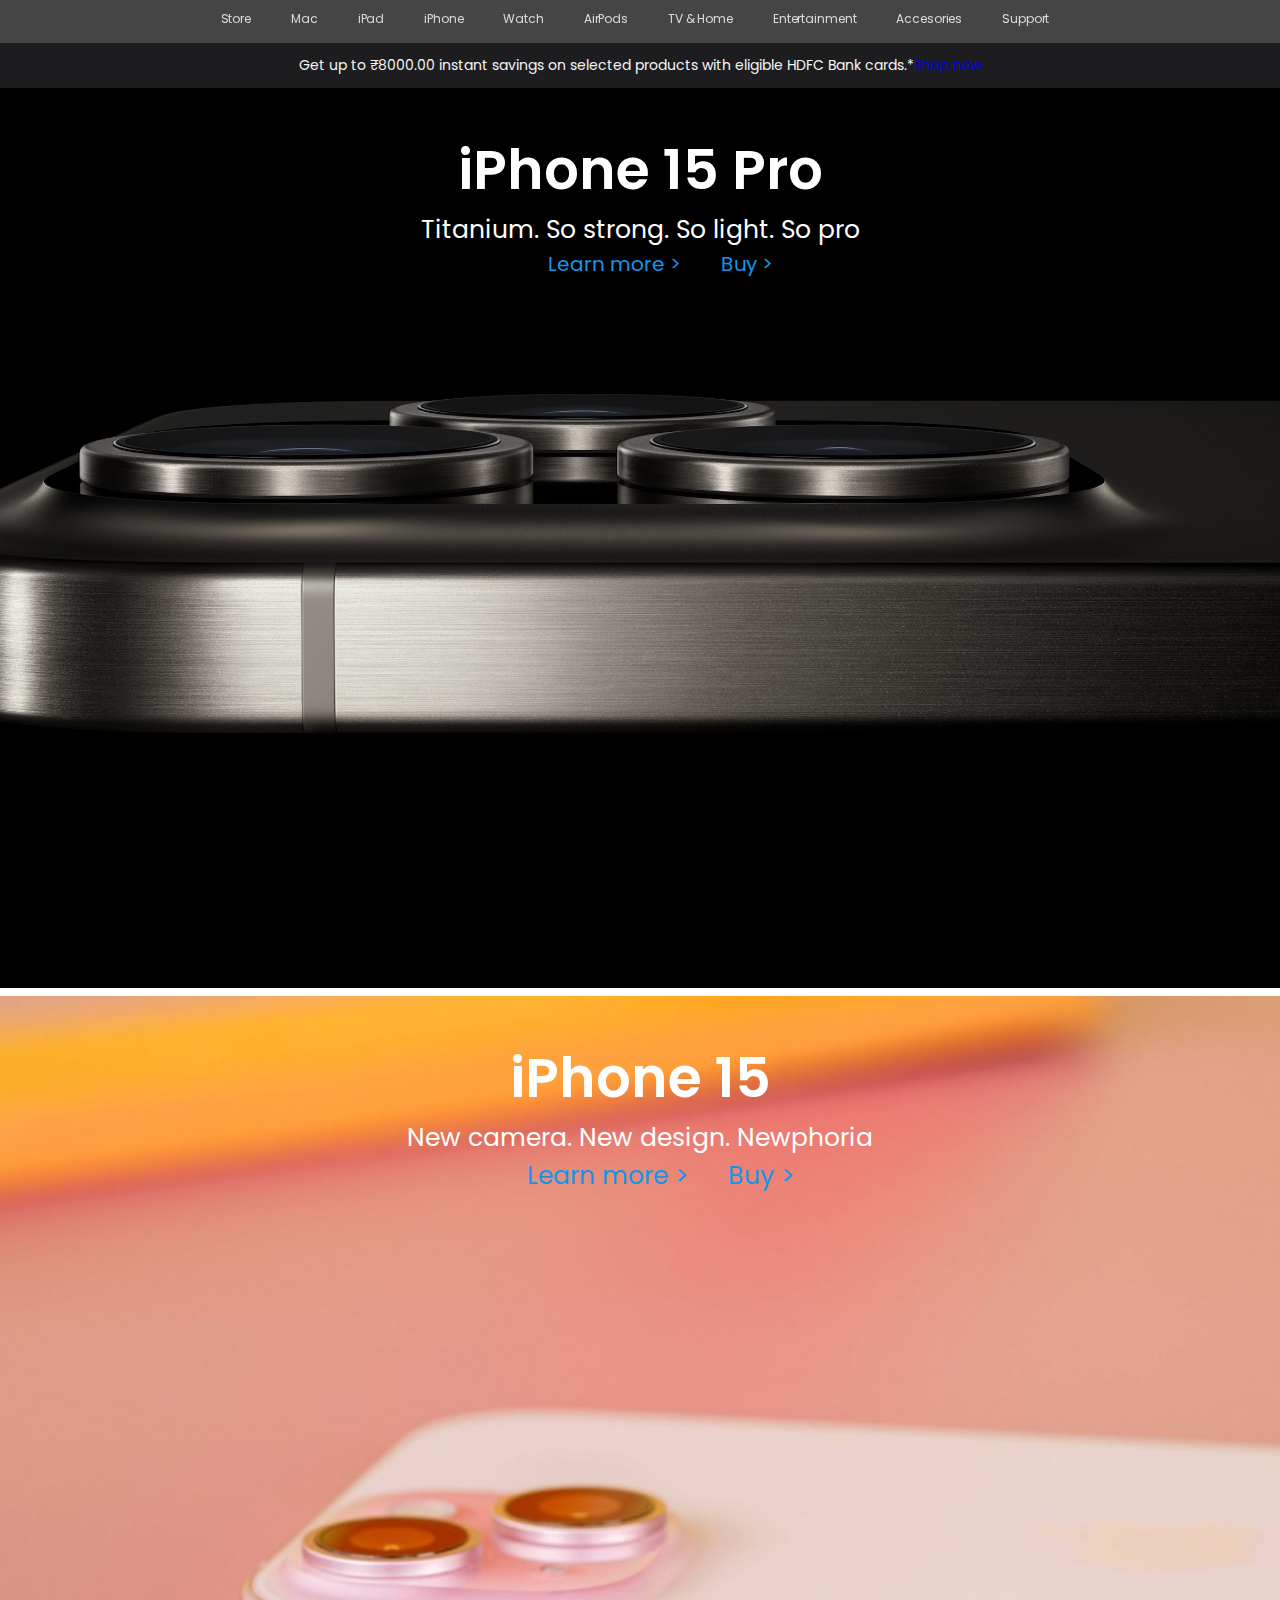
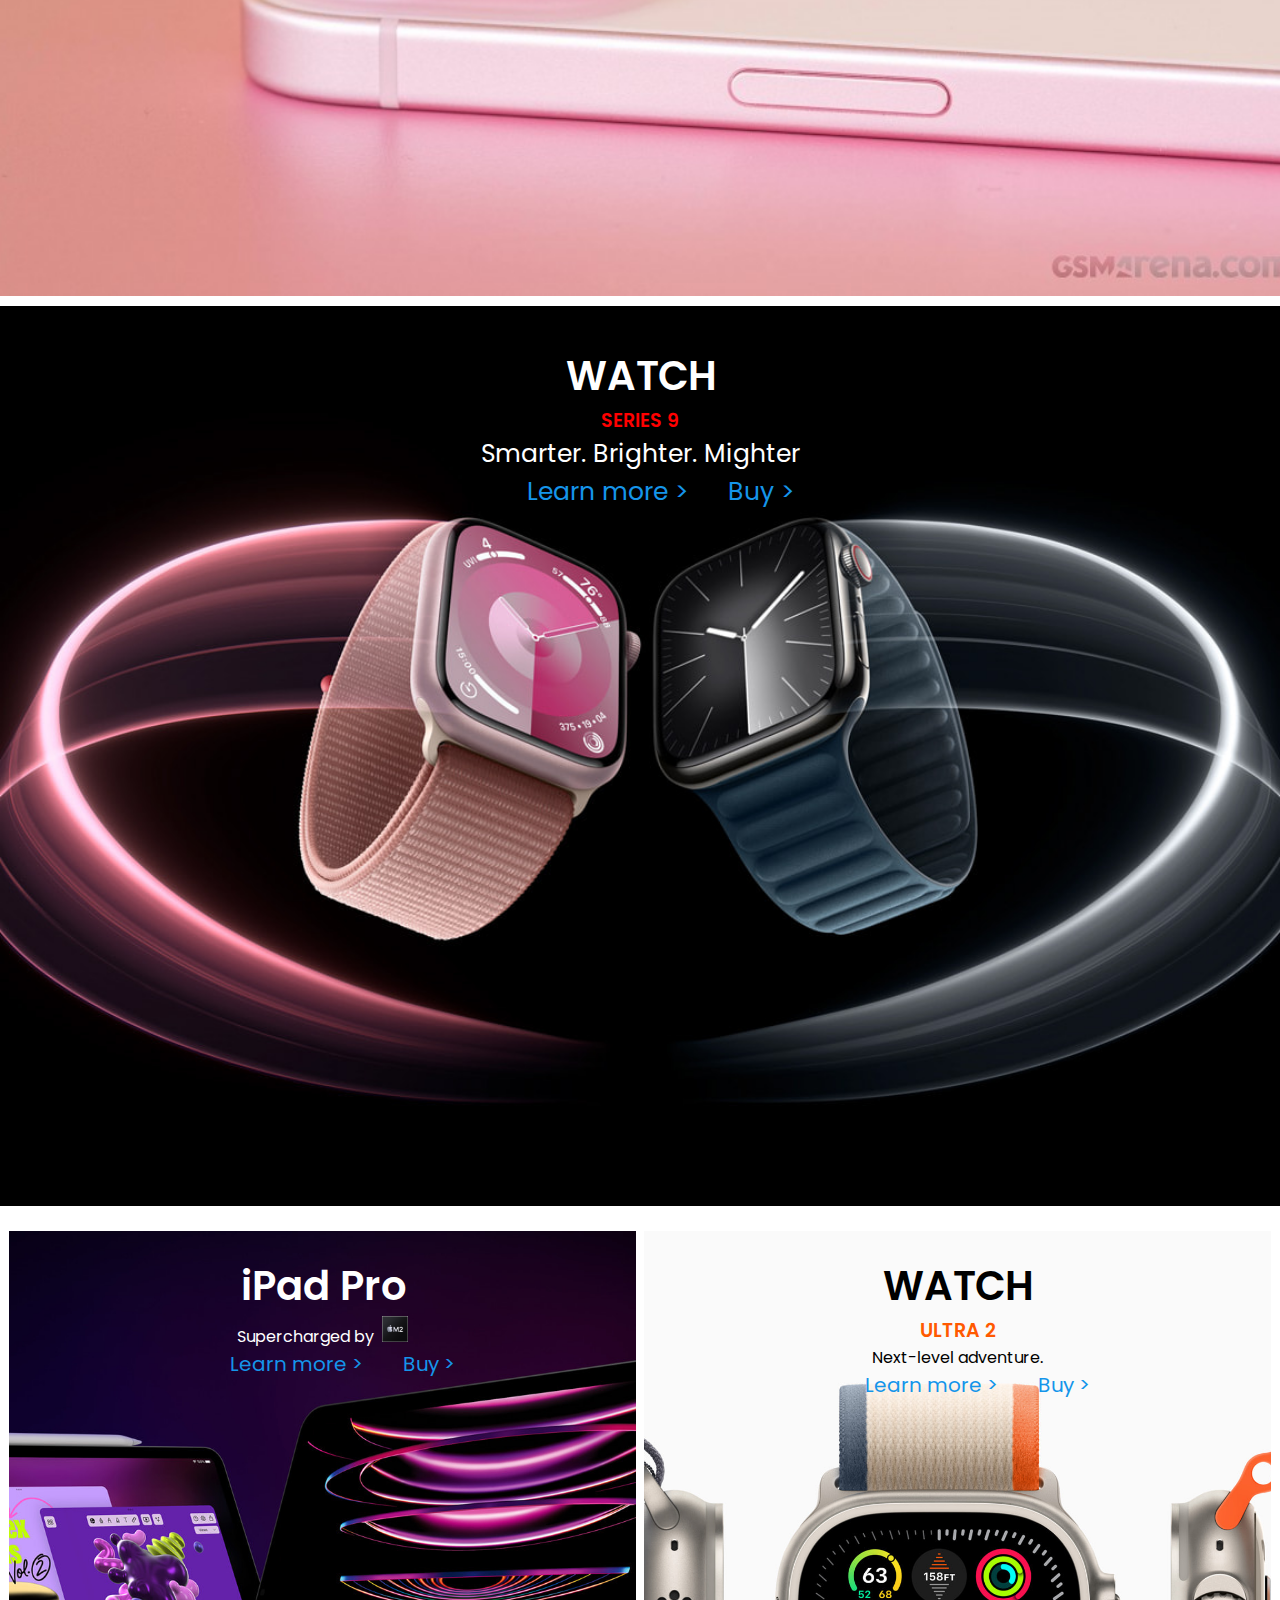
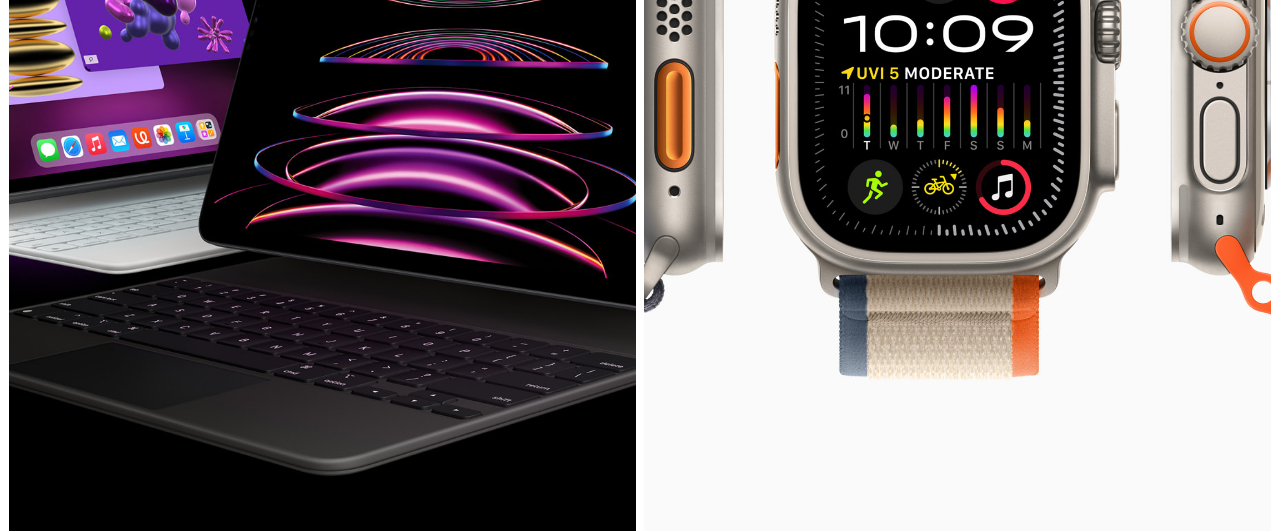
<file: Apple-clone/Apple-clone.html>
<!DOCTYPE html>
<html lang="en">
<head>
    <meta charset="UTF-8">
    <meta name="viewport" content="width=device-width, initial-scale=1.0">
    <link rel="stylesheet" href="style.css">
    <link rel="stylesheet" href="https://cdnjs.cloudflare.com/ajax/libs/font-awesome/6.4.0/css/all.min.css" integrity="sha512-iecdLmaskl7CVkqkXNQ/ZH/XLlvWZOJyj7Yy7tcenmpD1ypASozpmT/E0iPtmFIB46ZmdtAc9eNBvH0H/ZpiBw==" crossorigin="anonymous" referrerpolicy="no-referrer" />
    <title>Apple-Clone</title>
</head>
<body>
    <div class="container">
        <div class="navbar">
            <div class="logo">
                <i class="fa-brands fa-apple" style="color: rgba(255, 255, 255, .8);"></i>
            </div>
            <ul>
                <li>Store</li>
                <li>Mac</li>
                <li>iPad</li>
                <li>iPhone</li>
                <li>Watch</li>
                <li>AirPods</li>
                <li>TV & Home</li>
                <li>Entertainment</li>
                <li>Accesories</li>
                <li>Support</li>
            </ul>
            <div class="nav-icons">
                <i class="fa-solid fa-magnifying-glass" style="color: rgba(255, 255, 255, .8);"></i>
                <i class="fa-solid fa-bag-shopping" style="color: rgba(255, 255, 255, .8);"></i>
            </div>
        </div>
        <div class="ribbon">
            <p>Get up to ₹8000.00 instant savings on selected products with eligible HDFC Bank cards.*<a href="#">Shop now</a></p>
        </div>

<!--Content Box 1 --> 

        <div class="content-1">
            <p style="font-size: 55px; font-weight: 600;">iPhone 15 Pro</p>
            <p>Titanium. So strong. So light. So pro</p>
            <div class="links">
                <p><a href="#">Learn more > </a></p> <p><a href="#">Buy > </a></p>
            </div>
            <img src="iphone2.jpg"  alt="">
        </div>

<!--Content Box 2-->

        <div class="content-2">
            <p style="font-size: 55px; font-weight: 600;">iPhone 15</p>
            <p>New camera. New design. Newphoria</p>
            <div class="links">
                <p><a href="#">Learn more > </a></p> <p><a href="#">Buy > </a></p>
            </div>
            <div class="image">
            </div>
        </div>

<!--Content Box 3-->

        <div class="content-3">
            <p style="font-size: 40px; font-weight: 600; letter-spacing:-0.1; color: white;"><i class="fa-brands fa-apple" style="color: rgb(255, 255, 255); padding-right: 2px;"></i>WATCH</p>
            <p style="color: red; font-size: 19px; font-weight: 600;">SERIES 9</p>
            <p>Smarter. Brighter. Mighter</p>
            <div class="links">
                <p><a href="#">Learn more > </a></p> <p><a href="#">Buy > </a></p>
            </div>
            <div class="image">
            </div>
        </div>

        <div class="content-4">
            <div class="sec-1">
                <p style="font-size: 40px; font-weight: 600; letter-spacing:-0.1; color: white;"><i class="fa-brands fa-apple" style="color: rgb(255, 255, 255); padding-right: 2px;"></i>iPad Pro</p>
                <p>Supercharged by <img src="chip-2.jpg" style="width: 30px; height: auto; padding-left: 4px;" alt=""> </p>
                <div class="links">
                    <p><a href="#">Learn more > </a></p> <p><a href="#">Buy > </a></p>
                </div>
                <div class="image1">
                </div>
            </div>
            <div class="sec-2">
                <p style="font-size: 40px; font-weight: 600; letter-spacing:-0.1; color: rgb(0, 0, 0);"><i class="fa-brands fa-apple" style="color: rgb(0, 0, 0); padding-right: 2px;"></i>WATCH</p>
                <p style="color: rgb(255, 89, 0); font-size: 19px; font-weight: 600;">ULTRA 2</p>
                <p>Next-level adventure.</p>
                <div class="links">
                    <p><a href="#">Learn more > </a></p> <p><a href="#">Buy > </a></p>
                </div>
                <div class="image2">
                </div>
            </div>
        </div>
    </div>

</body>
</html>
</file>
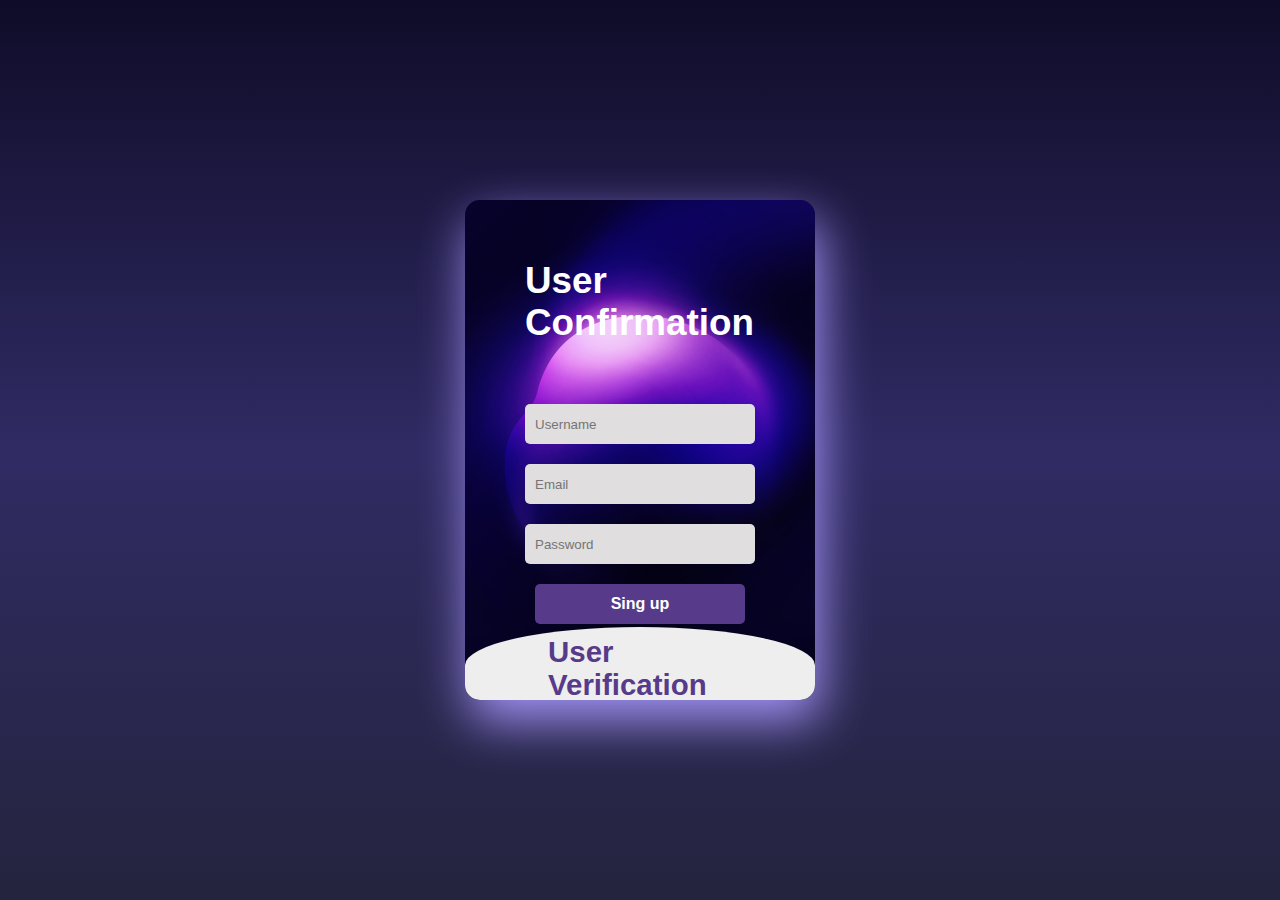
<file: Login-Page/login.html>
<!DOCTYPE html>
<html lang="en">
<head>
    <meta charset="UTF-8">
    <meta name="viewport" content="width=device-width, initial-scale=1.0">
    <link rel="stylesheet" href="loginstyle.css">
    <title>User</title>
</head>
<body>
    <div class="main">
        <input type="checkbox" id="check" aria-hidden="true">
        <div class="singup">
            <form>
                <label for="check" aria-hidden="true">User Confirmation</label>
                <input type="text" name="username" placeholder="Username" required="">
                <input type="email" name="email" placeholder="Email" required="">
                <input type="password" name="password" placeholder="Password" required="">
                <button type="submit">Sing up</button>
        </form>
        </div>

        <div class="login">
            <form>
                <label for="check" aria-hidden="true">User Verification</label>
                <input type="email" name="email" placeholder="Email" required="">
                <input type="password" name="password" placeholder="Password" required="">
                <button>Login</button>
            </form>
        </div>
    </div>
</body>
</html>
</file>
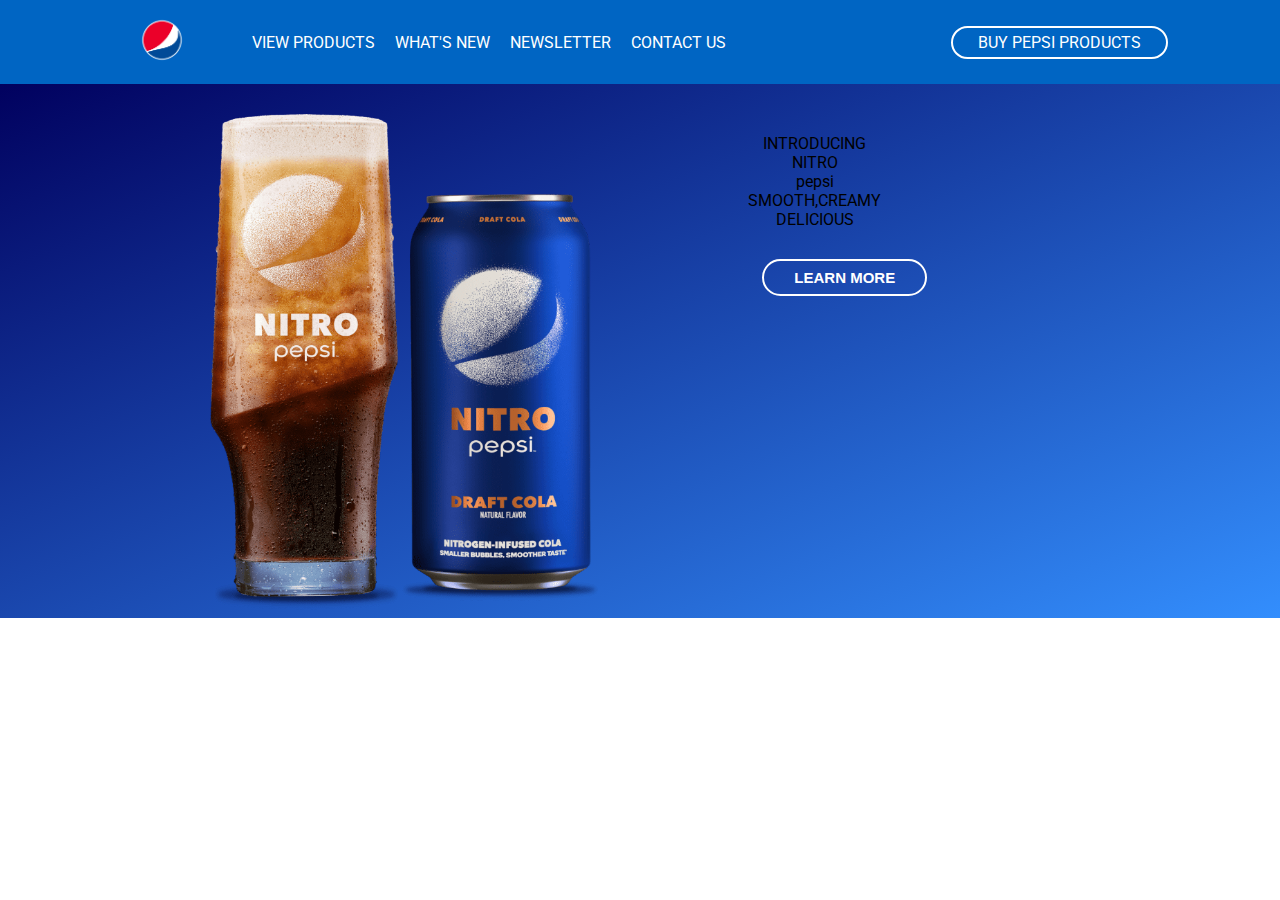
<file: Pepsi/pepsi.html>
<!DOCTYPE html>
<html lang="en">
<head>
    <meta charset="UTF-8">
    <meta name="viewport" content="width=device-width, initial-scale=1.0">
    <link rel="stylesheet" href="pepsi.css">
    <title>Document</title>
</head>
<body>
    <div class="navbar">
        <div class="nav-left">
            <div class="nav-item">
                <img src="Download Pepsi logo symbol in vector (_EPS + .SVG) for free - Brandlogos.net" alt="logo">
            </div>
            <div class="nav-item" style="padding-left: 40px;">View products</div>
            <div class="nav-item">What's new</div>
            <div class="nav-item">Newsletter</div>
            <div class="nav-item">Contact us</div>
        </div>

        <div class="nav-right">
            <div class="nav-item">Buy Pepsi Products</div>
        </div>
    </div>

    <div class="product" style="background: linear-gradient(to bottom right, rgb(1, 1, 95), rgb(51, 142, 253) );">
        <div class="product-item">
            <img src="Pepsi_com.png" alt="Nitro pepsi ">
        </div>

        <div class="product-launch">
           <span class="intro">INTRODUCING</span>
           <span class="middle">NITRO</span>
           <span class="last">pepsi</span>
           <span class="any">SMOOTH,CREAMY</span>
           <span class="any2">DELICIOUS</span>
           <button>LEARN MORE</button>
        </div> 
    </div>

    
</body>
</html>
</file>
<file: Admin-Dashboard/style.css>
@import url('https://fonts.googleapis.com/css2?family=Poppins:wght@300;400;500;600;700;800&display=swap');

:root{
--color-primary: #6c98CF;
--color-danger: #FF0060;
--color-success: #1BbC85;
--color-warning: #F7D060; 
--color-white: #fff;
--color-info-dark: #7d8da1;
--color-dark: #363949;
--color-light: rgba(132, 139, 200, 0.18);
--color-dark-variant: #677483;
--color-background: #f6f6f9;


--card-border-radius: 2rem;
--border-radius-1: 0.4rem; 
--border-radius-2: 1.2rem;


--card-padding: 1.8rem;
--padding-1: 1.2rem;
--box-shadow: 0 2rem 3rem var(--color-light);
}

.dark-mode-variables{
--color-background: #181a1e;
--color-white: #202528;
--color-dark: #edeffd;
--color-dark-variant: #a3bdcc;
--color-light: rgba(0, 0, 0, 0.4);
--color-shadow: 0 2rem 3rem var(--color-light) ;
}

*{
    margin: 0;
    padding: 0;
    outline: 0;
    appearance: 0;
    border: 0;
    text-decoration: none;
    box-sizing: border-box;
}

html{
    font-size: 14px;
}

body{
    width: 100vw;
    height: 100vh;
    font-family: 'Poppins' sans-serif;
    font-size: 0.88rem;
    user-select: none;
    overflow-x: hidden;
    color: var(--color-dark);
    background-color: var(--color-background);
}

a{
    color: var(--color-dark);
}

img{
    display: block;
    width: 100%;
    object-fit: cover;
}

h1{
    font-weight: 800;
    font-size: 1.8rem;
}

h2{
    font-weight: 600;
    font-size: 1.4rem;
}

h3{
    font-weight: 500;
    font-size: 0.87;
}

small{
    font-size: 0.76rem;
}

p{
    color: var(--color-dark-variant);
}

b{
    color: var(--color-dark);
}

.text-muted{
    color: var(--color-info-dark);
}

.primary{
    color: var(--color-primary);
}

.danger{
    color: var(--color-danger);
}

.success{
    color: var(--color-success);
}

.warning{
    color: var(--color-warning);
}

.conatiner{
    display: grid;
    width: 96%;
    margin: 0 auto;
    gap: 1.8rem;
    grid-template-columns: 12rem auto 23rem;
}


aside{
    height: 100vh;
}

aside .toggle{
    display: flex;
    align-items: center;
    justify-content: space-between;
    margin-top: 1.4rem;
}

aside .logo{
    display: flex;
    gap: 0.5rem;
}

aside .logo img{
    width: 2rem;
    height: 2rem;
}

aside .close{
    padding-right: 1rem;
    display: none;
}

aside .sidebar{
    display: flex;
    flex-direction: column;
    background-color: var(--color-white);
    box-shadow: var(--box-shadow);
    border-radius: 15px;
    height: relative;
    top: 1.5rem;
    transform-origin: all 03s ease
}
</file>
<file: Countdown-Timer/style.css>
@import url('https://fonts.googleapis.com/css2?family=Poppins:wght@300;400;500;600;700;800&display=swap');

*{
    margin: 0;
    padding: 0;
    box-sizing: border-box;
    font-family: 'Poppins' , sans-serif;
}

.container{
    width: 100vw;
    height: 100vh;
    color: aliceblue;
    background: rgb(0,13,135);
    background: linear-gradient(135deg, rgba(0,13,135,1) 0%, rgba(73,1,115,1) 50%, rgba(129,35,142,1) 99%);
    display: flex;
    flex-direction: column;
    justify-content: center;
    align-items: center;
}

.main{
    width: 88%;
    height: 80%;
    display: flex;
    justify-content: center;
    align-items: center;
    color: white;
    border-radius: 10px;
    background-color: rgba(0, 0, 0, 0.5);
}

.text{
    font-size: 5em;
    line-height: 1;
    font-weight: 500;
    margin: 0 2rem;
    border-right: 3px solid white;
    padding-right: 50px;
}

.alignment {
    text-align: center;
}

.alignment span{
    font-size: 1.2rem;
}
</file>
<file: Digital-Watch/style.css>
*{
    margin: 0;
    padding: 0;
    box-sizing: border-box;
    font-family: "Poppins" , sans-serif;
}

.hero{
    width: 100%;
    min-height: 100vh;
    background: linear-gradient(to bottom right , #E5CFF7, #9D76C1 , #713ABE);
    color: #eee;
    position: absolute;
}

.container{
    width: 700px;
    height: 150px;
    position: absolute;
    top: 50%;
    left: 50%;
    transform: translate(-50%,-50%);
}

.clock{
    width: 100%;
    height: 100%;
    background: rgba(93, 18, 210, 0.5);
    display: flex;
    border-radius: 15px;
    align-items: center;
    justify-content: center;
}

.container::before{
    content: '';
    width: 150px;
    height: 150px;
    background: #52057B;
    border-radius: 5px;
    position: absolute;
    top: -50px;
    left: -50px;
    z-index: -1;
}

.container::after{
    content: '';
    width: 150px;
    height: 150px;
    background: #BC6FF1;
    border-radius: 50%;
    position: absolute;
    bottom: -50px;
    right: -50px;
    z-index: -1;
}

.clock span{
    font-size: 80px;
    width: 110px;
    display: inline-block;
    text-align: center;
    position: relative;
}
.clock span::after{
    content: '';
    position: absolute;
    font-size: 16px;
    bottom: -5px;
    left: 50%;
    transform: translate(-50%);
}

#hrs::after{
    content: 'HOURS';
}

#min::after{
    content: 'MINS';
}

#sec::after{
    content: 'SEC';
}
</file>
<file: Spotify-Clone/library-list.css>
.lists{
    margin-bottom: 100px;
    margin-top: -17px;
    background-color: rgb(15, 15, 15);
    width: 450px;
    padding-top: 10px;
    position: fixed;
    left: 14px;
    bottom: 0;
    top: 320px;
    overflow: auto;
}

.lists::-webkit-scrollbar{
    width: 10px;
}

.lists::-webkit-scrollbar-thumb{
    background-color: transparent;
}

.lists:hover::-webkit-scrollbar-thumb{
    background-color: rgba(211, 211, 211, 0.534);
}

.lists:hover{
    overflow-y: scroll;
}

.liked-songs,
.playlist-1,
.playlist-2,
.playlist-3,
.playlist-4,
.playlist-5,
.playlist-6,
.playlist-7,
.playlist-8,
.artist-1,
.artist-2,
.artist-3,
.artist-4,
.artist-5,
.artist-6,
.artist-7{
    display: flex;
    margin-top: 18px;
    margin-left: 11px;
}

.liked-songs img, 
.playlist-1 img, 
.playlist-2 img,
.playlist-3 img,
.playlist-4 img,
.playlist-5 img,
.playlist-6 img,
.playlist-7 img,
.playlist-8 img{
    border-radius: 10px;
    margin-right: 15px;
    height: 55px;
    margin-left: 8px;
}

.liked-songs i{
    margin-right: 5px;
}

.liked-songs span, 
.playlist-1 span,
.playlist-2 span,
.playlist-3 span,
.playlist-4 span,
.playlist-5 span,
.playlist-6 span,
.playlist-7 span,
.playlist-8 span,
.artist-1 span,
.artist-2 span,
.artist-3 span,
.artist-4 span,
.artist-5 span,
.artist-6 span,
.artist-7 span{
    color: #c6c3c3;
    font-size: 14px;
}

.artist-1 img,
.artist-2 img,
.artist-3 img,
.artist-4 img,
.artist-5 img,
.artist-6 img,
.artist-7 img{
    height: 55px;
    margin-right: 10px;
    border-radius: 50%;
}
</file>
<file: Spotify-Clone/current-song.css>
.current-song{
    background-color: black;
    color: white;
    width: 100vw;
    height: 95px;
    position: fixed;
    left: 0;
    right: 0;
    top: 556px;
    color: white;
    display: flex;
    align-items: center;
    justify-content: space-between;
    z-index: 100;
}

.right-part{
    display: flex;
    align-items: center;
    margin-left: 10px;
}

.current-song .right-part img{
    height: 73px;
    width: auto;
    margin-top: 5px;
    margin-left: 15px;
    margin-right: 18px;
}

.current-song .right-part p{
    margin-right: 19px;
}

.current-song .right-part i{
    margin-top: -20px;
}

.current-song .right-part p .second{
    font-size: 14px;
    color: #c6c3c3;
}
.middle-part{
    flex: 0.75;
    margin-left: 105px;
    margin-top: 15px;
}

.middle-part .upper-part{
    display: flex;
    align-items: center;
    margin-left: 150px;
}

.middle-part .upper-part i{
    font-size: 18px;
    margin-right: 31px;
}

.middle-part .upper-part .fa-circle-pause{
    font-size: 35px;
}

.middle-part .lower-part{
    display: flex;
    align-items: center;
}

.middle-part .lower-part img{
    height: 30px; 
    max-width: 462px;
    margin-top: 6px;
    flex: 1;
}

.middle-part .lower-part .moment{
    margin-right: 5px;
    font-size: 14px;
    color: #c6c3c3;
}

.middle-part .lower-part .total-duration{
    margin-left: 5px;
    font-size: 14px;
    color: #c6c3c3;
}

.left-part{
    margin-right: 40px;
    display: flex;
    align-items: center;
    justify-content: space-around;
}

.left-part i{
    font-size: 17px;
    margin-right: 15px;
}

.left-part img{
    width: 90px;
}
</file>
<file: Spotify-Clone/main.css>
.main{
    width: 900px;
    background-color: rgb(15, 15, 15);
    height: 100%; 
    position: fixed;
    top: 38px;
    left: 480px;
    border-radius: 8px;
    /* border-left: 1px solid white; */
    overflow: auto;
    margin-right: -80px;
}

.nav-row{
    width: 900px;
    background-color:  rgb(15, 15, 15);  
    height: 70px;
    border-radius: 8px;
    display: flex;
    align-items: center;
    /* justify-content: space-between; */
    position: fixed;
    top: 38px;
    left: 480px;
    z-index: 100;
    /* padding-top: 12px;*/
    padding-bottom: 18px;
}


.nav-row i{
    margin-top: 18px;
    margin-bottom: 10px;
    padding: 9px 12px;
    border: none;
    font-size: 18px;
    border-radius: 50%;
    background-color: rgba(83, 83, 83, 0.345);
} 


.nav-row .fa-chevron-left{
    margin-left: 20px;
    margin-right: 10px;
}

.btons{
    display: flex;
    flex-shrink: 0; 
    margin-left: 500px;
}

.btons .premium{
    font-size: 14px;
    margin-top: 20px;
    margin-bottom: 10px;
    margin-right: 8px;
    color: black;
    font-weight: 600;
    padding: 0px 10px;
    border-radius: 20px;
    border: none;
}

.btons i{
    font-size: 16px;
    padding: 10px 10px ;
    margin-left: 5px;
    margin-right: 8px;
}

.btons .fa-user{
    margin-right: 8px;
}


.main::-webkit-scrollbar{
    width: 1px;
}

.main::-webkit-scrollbar-thumb{
    background: transparent;
}

.main:hover::-webkit-scrollbar-thumb{
    background: transparent;
    border-radius: 5px;
}
.main:hover{
    overflow-y: scroll;
}


.main-banner{
    background: linear-gradient(to top right, black , rgb(15, 15, 15)); 
    margin-top: 70px;
    border-radius: 5px;
    margin-left: 18px;
    display: flex;
    height: 385px;
    margin-right: 14px;
}


.main-banner img{
    margin-top: 80px;
    height: 230px;
    margin-right: 20px;
    margin-left: 18px;
    cursor:pointer;
}


.playlist-info .playlist-name + p , .playlist-info > p{
    cursor: default;
}

.playlist-info{
    margin-top: 15px;
}


.playlist-info .playlist-name{
    font-size: 79px;
    line-height: 1;
    font-weight: 500;
}

.playlist-info .sponsor{
    background-color: black;
    color: white;
    border: none;
    padding: 4px 10px;
    border-radius: 5px;
    font-weight: 600;
    margin-top: 2px;
    margin-bottom: 8px;
    margin-left: 490px;
}

.playlist-info > p{
    font-weight: 600;
}


.playlist-info p + p{
    font-size: 16px;
}

.play-btn{
    background-color: rgb(88, 246, 88);
    border: none;
    font-size: 16px;
    font-weight: 600;
    padding: 13px 35px;
    border-radius: 25px;
    margin-top: 28px;
    margin-right: 25px;
    color: black;
}

.play-btn:hover , .follow-btn:hover{
    transform: scale(1.1);
}

.follow-btn{
    font-size: 16px;
    font-weight: 600;
    border: 0.5px solid rgba(215, 212, 212, 0.881);
    background-color: black;
    color: white;
    padding: 13px 35px;
    border-radius: 28px;
    margin-top: 28px;
}


.playlist-name:hover{
    text-decoration: underline;
    cursor: pointer;
}


.Recently-played , .Recently-played2{
    margin-left: 18px;
    margin-right: 14px;
    margin-top: 28px;
    font-size: 25px;
    font-weight: 700;
    display: flex;
    align-items: center;
    justify-content: space-between;
    cursor: pointer;
}


.Recently-played p+p , .Recently-played2 p + p{
    font-size: 14px;
    color: #c6c3c3;
}


.section-1{
    height: 280px;
    display: flex;
}


.part1{
   background-color: rgb(27, 27, 27); 
   font-family: 500;
   width: 195px;
   border-radius: 10px;
   margin-top: 20px;
   margin-left: 18px;
   height: 280px;
   position: relative;
   transition: all 0.2s ease-in;
   /* z-index: -1; */
}

.part1 .play-pause{
    position: absolute;
    right: 20px;
    top: 120px;
    width: 51px;
    height: 51px;
    background-color: rgb(100, 246, 100);
    border-radius: 50%;
    text-align: center;
    display: none;
}


.part1 .play-pause i{
    font-size: 22px;
    margin-top: 15px;
    margin-left: 4px;
}

.part1:hover{
    background-color: rgb(52, 52, 52);
    .play-pause{
        display: block;
    }
}

.part1 img{
    height: 165px;
    border-radius: 8px;
    margin: 14px;
}

.part1 p {
    margin-left: 18px;
}

.part1 .song-name{
    color: white;
    font-weight: 600;
    font-size: 19px;
}

.part1 p+p{
    font-size: 14px;
    margin-top: 4px;
    letter-spacing: -0.09;
    color: #c6c3c3;
}

.section-2{
    height: 290px;
    display: flex;
    margin-bottom: 150px;
}

.Recently-played2{
    margin-top: 75px;
}
</file>
<file: Spotify-Clone/style.css>
@import url('https://fonts.googleapis.com/css2?family=Poppins:wght@300;400;500;600;700;800&family=Roboto:wght@300;400;700&display=swap');

*{
    margin: 0;
    padding: 0;
    box-sizing: border-box;
    font-family: "Poppins" , "Roboto", sans-serif;
    color: white;
}

body{
    background-color: black;
}


.container {
    position: fixed;
    top: 0;
    left: 0;
    width: 470px;
    background-color: black;
}

.container .top-dots{
    font-size: 28px;
    margin-left: 15px;
    margin-top: 5px;
}

.top-nav{
    width: 450px;
    margin-left: 14px;
    height: 120px;
    display: flex;
    flex-direction: column;
    justify-content: space-around;
    border-radius: 8px;
    background-color: rgb(15, 15, 15);
    color: white;
}

.top-nav i{
    margin-right: 10px;
    font-size: 24px;
    margin-left: 20px;
}

.top-nav span{
    font-size: 14px;
    font-weight: 500;
    font-size: 18px;
    margin-left: 15px;
}


.home{
    display: flex;
    align-items: center;
}

.container .section{
    border-top-right-radius: 8px;
    border-top-left-radius: 8px;
    margin-top: 8px;
    width: 450px;
    margin-left: 14px;
    padding-top: 20px;
    background-color: rgb(15, 15, 15);
    color: white;
}

/* .container .section:hover{
    box-shadow: 1px 2px 2px white;
} */

.left-right-sec{
    margin-left: 25px;
    display: flex;
    align-items: center;
    justify-content: space-between;
}

.left-section i{
    font-size: 23px;
}

.section .left-section span{
    margin-left: 15px;
    font-size: 18px;
    font-weight: 500;
}

.right-section{
   margin-right: 15px;
}

.right-section i{
    font-size: 20px;
    padding-right: 19px;
} 

.btns{
    margin-top: 24px;
    margin-left: 18px;
    margin-bottom: 0px;
    overflow: hidden;
}


.btns button{
    border-radius: 18px;
    padding: 6px 13px 6px 13px;
    border: none;
    margin-right: 5px;
    background-color: rgb(45, 45, 45);
    color: white;
    font-size: 14px;
    font-weight: 500;
}

.below-section{
    background-color: rgb(15, 15, 15);
    display: flex;
    align-items: center;
    justify-content: space-between;
    width: 450px;
    margin-left: 14px;
    padding-top: 8px;
}

.below-section .fa-magnifying-glass{
    margin-left: 22px;
    font-size: 18px;
}

.below-section .recents span{
    margin-right: 10px;
    font-weight: 300;
    font-size: 18px;
    color: white;
    letter-spacing: -0.1;
}

.recents i{
    font-size: 20px;
    margin-right: 30px;
}
</file>
<file: Stopwatch/style.css>
@import url('https://fonts.googleapis.com/css2?family=Poppins:wght@200;400;600&display=swap');

*{
    margin: 0;
    padding: 0;
    font-family: "Poppins", sans-serif;
}

.container{
    width: 100%;
    height: 100vh;
    background: rgb(58, 61, 198);
    display: flex;
    justify-content: center;
    align-items: center;
}

.stopwatch{
    width: 30%;
    border-radius: 25px;
    max-width: 600px;
    background: linear-gradient( to bottom left , #1C2833, #C0C0C0, #1C2833);
    text-align: center;
    padding: 5px 0;
    box-shadow: 0px 20px 20px rgba(0, 0, 0, 0.5);
}
.stopwatch h1{
    margin-top: 60px;
    font-size: 60px;
    font-weight: 300;
}

button{
    width: 80;
    height: 80;
    background: transparent;
    border: none;
}

.btn{
    display: flex;
    justify-content: center;
    padding: 50px;
}

.btn i{
    font-size: 45px;
    padding-left: 20px;
}
</file>
<file: Youtube-Clone/header.css>
header{
    width: 100%;
    height: 55px;
    color: black;
    display: flex;
    align-items: center;
    justify-content: space-between;
    position: fixed;
    top: 0;
    left: 0;
    right: 0;
    z-index: 100;
    background-color: white;
}

.left-section{
    height: 100%;
    display: flex;
    align-items: center;
    flex-shrink: 0;
}

.hamburger-icon{
    height: 28px;
    margin-left: 24px;
    margin-right: 24px;
    padding: 2px;
    cursor: pointer;
}

.hamburger-icon:hover{
    background-color: lightgray;
    border-radius: 50%;
}

.youtube-icon{
    height: 21px;
    cursor: pointer;
}

.middle-section{
    height: 100%;
    max-width: 500px;
    flex: 1;
    margin-left: 70px;
    margin-right: 35px;
    display: flex;
    align-items: center;
}

.search-bar{
    flex: 1;
    height: 36px;
    width: 0;
    border: 1px solid lightgray;
    border-top-left-radius: 20px;
    border-bottom-left-radius: 20px;
    padding: 12px;
}

.search-btn{
    height: 36px;
    width: 66px;
    border: 1px solid lightgray;
    border-top-right-radius: 20px;
    border-bottom-right-radius: 20px;
    margin-right: 10px;
    position: relative;
    cursor: pointer;
}

.search-btn .tooltip{
    background-color: gray;
    color: white;
    padding: 8px 9px 8px 9px;
    font-size: 12px;
    border-radius: 4px;
    position: absolute;
    bottom: -45px;
    opacity: 0;
    pointer-events: none;
    transition: opacity 0.2s ease-in-out;
}

.search-btn:hover .tooltip{
    opacity: 1;
}

.search-icon{
    height: 25px;
}

.voice-search-btn{
    height: 40px;
    width: 40px;
    border-radius: 50%;
    border: 1px solid lightgray;
    position: relative;
    cursor: pointer;
}

.voice-search-btn .tooltip{
    background-color: gray;
    color: white;
    padding: 8px 9px 8px 9px;
    font-size: 12px;
    border-radius: 4px;
    position: absolute;
    bottom: -40px;
    left: -40px;
    opacity: 0;
    transition: opacity 0.2s ease-in-out;
    white-space: nowrap;
    pointer-events: none;
}


.voice-search-btn:hover .tooltip{
    opacity: 1;
}

.voice-icon{
    height: 24px;
    margin-top: 5px; 
}

.right-section{
    height: 100%;
    width: 250px;
    flex-shrink: 0;
    display: flex;
    align-items: center;
    justify-content: space-around;
}

.upload-icon{
    height: 30px;
    cursor: pointer;
}

.create{
    position: relative;
}

.create .tooltip ,
.youtube-apps .tooltip,
.notification-icon-container .tooltip{
    position: absolute;
    background-color: gray;
    color: white;
    font-size: 12px;
    bottom: -40px;
    left: -10px;
    padding: 6px 8px 6px 8px;
    border-radius: 4px;
    opacity: 0;
    white-space: nowrap;
    transition: opacity 0.2s ease-in-out;
    pointer-events: none;
}

.create:hover .tooltip {
    opacity: 1;
}

.youtube-apps:hover .tooltip{
    opacity: 1;
}

.youtube-apps .tooltip{
    left: -28px;
}

.youtube-apps{
    position: relative;
}

.youtube-apps-icon{
    height: 30px;
    cursor: pointer;
}

.notification-icon-container{
    position: relative;
}

.notification-icon-container .tooltip{
    left: -30px;
}

.notification-icon-container:hover .tooltip{
    opacity: 1;
}

.notification-count{
    position: absolute;
    top: -4px;
    right: -2px;
    background: red;
    color: white;
    font-size: 10px;
    border-radius: 50%;
    padding: 3px 6px 3px 6px; 
}

.notification-icon{
    height: 30px;
    cursor: pointer;
}

.user-profile-icon{
    height: 30px;
    border-radius: 15px;
    cursor: pointer;
}

.more-options{
    position: fixed;
    top: 55px;
    left: 222px;
    right: 0;
    display: flex;
    height: 50px;
    align-items: center;
    justify-content: space-around;
    background-color: white;
    z-index: 90;
    flex-shrink: 0;
    overflow: auto;
}

/* .more-options::-webkit-scrollbar{
    width: 1px;
}

.more-options::-webkit-scrollbar-thumb{
    background-color: transparent;
}

.more-options:hover::-webkit-scrollbar-thumb{
    background-color: lightgray;
}

.more-options:hover{
    overflow-x: scroll;
} */

.more-options button{
    border: none;
    padding: 5px 12px 5px 12px;
    background-color: rgb(225, 225, 225);
    border-radius: 8px;
    margin-right: 8px;
    white-space: nowrap;
}

.more-options button:hover{
    background-color: rgb(236, 236, 236);
}
</file>
<file: Youtube-Clone/side-bar.css>
.side-bar{
    width: 218px;
    position: fixed;
    top: 53px;
    background-color: white;
    left: 0;
    bottom: 0;
    z-index: 110;
    padding-top: 8px;
    overflow: auto;
}

.side-bar::-webkit-scrollbar{
    width: 8px;
}

.side-bar::-webkit-scrollbar-thumb{
    background-color: transparent;
}

.side-bar:hover::-webkit-scrollbar-thumb{
    background-color: darkgrey;
}

.side-bar:hover{
    overflow-y: scroll;
}

.sidebar-links{
    background-color: white;
    height: 47px;
    width: 100%;
    display: flex;
    /* flex-direction: column; */
    justify-content: space-between;
    align-items: center; 
    cursor: pointer;
}

.sidebar-links:hover{
    background-color: rgb(228, 228, 228);
    border-radius: 8px;
}

.sidebar-links img{
    height: 25px;
    margin-left: 20px;
    margin-right: 10px;
}

.sidebar-links div{
    font-size: 15px;
    margin-top: 5px;
    font-weight: 600;
    margin-right: 90px;
    white-space: nowrap;
}

.section-1{
    padding: 10px;
    border-bottom: 1.5px solid lightgray;
}

.section-2{
    padding: 15px;
    border-bottom: 1.5px solid lightgray;
}

.section-2 p{
    display: inline;
    margin-left: 23px;
}

.section-3{
    padding: 15px;
}

.section-3 p{
    margin-left: 20px;
    font-weight: 600;
    font-size: 18px;
}

.section-3 img{
    border-radius: 50%;
    height: 30px;
}
</file>
<file: Youtube-Clone/video-grid.css>
@import url('https://fonts.googleapis.com/css2?family=Poppins:wght@300;400;500;600;700;800&family=Roboto:wght@300;400;700&display=swap');

*{
    margin: 0;
    padding: 0;
    box-sizing: border-box;
    font-family: 'Roboto', sans-serif;
}

body{
    padding-top: 120px;
    padding-left: 233px;
    padding-right: 20px;
    background-color: rgb(248, 248, 248);
}

.video-grid{
    display: grid;
    grid-template-columns: 1fr 1fr 1fr;
    column-gap: 2%;
    row-gap: 4%;
    /* margin-top: 30px; */
}

.thumbnail-row{
    width: 100%;
    margin-bottom: 10px;
    position: relative;
}

.thumbnail-row img{
    transition: transform 0.3s ease-in-out;
}

.thumbnail-row img:hover{
    transform: scale(1.1);
}

.video-time{
    background-color: black;
    color: white;
    padding: 5px;
    font-size: 12px;
    border-radius: 5px;
    position: absolute;
    bottom: 10px;
    right: 10px;
}

.thumbnail{
    width: 100%;
    border-radius: 5px;
}

.video-info-grid{
    display: grid;
    grid-template-columns: 12% 1fr;
    column-gap: 10px;
}

.profile-picture{
    width: 100%;
    border-radius: 50%;
}

.video-title{
    width: 100%;
    font-size: 14px;
    font-weight: 550;
    margin-bottom: 10px;
}

.channel-author, .video-stats{
    font-size: 12px;
    color: #606060;
}

.channel-author{
    margin-bottom: 3px;
}

@media all and (min-width: 900px) {
    .video-grid{
        grid-template-columns: 1fr 1fr 1fr 1fr;
    }
}

@media all and (max-width: 869px) {
    .video-grid{
        grid-template-columns: 1fr 1fr;
    }
}
</file>
<file: Amazon/amazonstyel.css>
@import url('https://fonts.googleapis.com/css2?family=Poppins:wght@300;400;500;600;700;800&display=swap');

*{
    margin: 0;
    font-family: 'Poppins' , sans-serif ;
    border: border-box;
}

.navbar{
    height: 4rem;
    background-color:#0f1111 ;
    color: white;
    display: flex;
    align-items: center;
    justify-content: space-evenly;
}

.nav-logo{
    height: 3rem;
    width: 6rem;
}

.logo{
    background-image: url(amazon_logo.png);
    background-size: cover;
    height: 3rem;
    width: 100%;
}

.border:hover{
    border: 1.5px solid white;
}

/**  box 2  **/

.add-first{
    color: #cccccc;
    font-size: 0.85rem;
    margin-left: 0.9rem; 
}

.add-second{
    font-size: 1rem;
    margin-left: 3px;
}

.add-icon{
    display: flex;
}

/** box 3 **/

.nav-search{
    display: flex;
    justify-content: space-evenly;
    background-color: pink;
    width: 620px;
    height: 40px;
    border-radius: 5px;
}


.search-select{
    background-color: #f3f3f3;
    width: 50px;
    text-align: center;
    border-top-left-radius: 5px;
    border-bottom-left-radius: 5px;
    border: none;
}

.search-input{
    width: 100%;
    font-size: 1rem;
    border: none;
}

.search-icon{
    width: 45px;
    display: flex;
    justify-content: center;
    align-items: center;
    font-size: 1.3rem;
    background-color: #febd68;
    border-top-right-radius: 5px;
    border-bottom-right-radius: 5px;
    color: #0f1111;
}

.nav-search:hover{
    border: 2px solid orange;
}

/** box 4 **/

span{
    font-size: 0.7rem;
}


/** box 5 **/
.nav-second{
    font-size: 0.85rem;
    font-weight: 700;
}

/** box 6 **/

.nav-cart i{
    font-size: 30px;
}


.nav-cart{
    font-size: 0.85rem;
    font-weight: 700;
}


/** panel**/

.panel{
    height: 40px;
    background-color: #222f3d;
    display: flex;
    color: white;
    align-items: center;
    justify-content: space-evenly;
}

.panel i{
    padding-right: 0.5crem;
}

.panel-ops p{
    display: inline;
    margin-left: 15px;
}

.panel-ops{
    width: 70%;
    font-size: 0.85rem ;
}

.panel-deals{
    font-size: 0.9rem;
    font-weight: 700;
}

/** hero-section **/

.hero-section{
    background-image: url(hero_image.jpg);
    background-size: cover;
    height: 350px;  
    display: flex;
    justify-content: center;
    align-items: flex-end; 
}

.hero-mess{
    background-color: white;
    color: black;
    height: 40px;
    display: flex;
    align-items: center;
    justify-content: center;
    font-size: 0.9rem;
    margin-bottom: 30px;
    padding: 6px 20px;
    border-radius: 8px;
}


.hero-mess a{
    color: #007185;
}


/** shop-section**/

.shop-section{
    display: flex;
    flex-wrap: wrap ;
    justify-content: space-evenly;
    background-color: #e2e7e6;
}


.box{
    height: 400px;
    width: 23%;
    background-color: white;
    padding: 20px 0px 15px;
    margin: 15px;
    border-radius: 20px;
    box-shadow: rgba(0, 0, 0, 0.35) 0px 5px 15px;
}

.box:nth-child(2) , 
.box:nth-child(8)
{
    font-size: small;
}

.box-img{
    height:300px;
    background-size: cover;
    margin-top: 1rem;
    margin-bottom: 1rem;
}

.box-content{
    margin-left: 1rem;
    margin-right: 1rem;
    color: #007185 ;
}


/** footer **/

footer{
    margin-top: 15px;
}


.foot-panel1{
    background-color: #374758;
    color: white;
    height: 50px;
    display: flex;
    justify-content: center;
    align-items: center;
    font-size: 1.2rem;
}

.foot-panel2{
    background-color: #222f3d;
    color: white;
    height: 500px;
    display: flex;
    justify-content: space-evenly;
}

ul{
    margin-top: 20px;
}

ul a {
    display: block;
    font-size: 0.85rem;
    margin-top: 15px;
    color: #dddddd;
}
  
.foot-panel3{
    background-color: #222f3d;
    color: white;
    border-top: 0.5px solid white;
    height: 70px;
    display: flex;
    justify-content: center;
    align-items: center;
}

.logo{
    background-image: url(amazon_logo.png);
    background-size: cover;
    height: 50px;
    width: 100px;
}

.foot-panel4{
    background-color: #0f1111;
    color: white;
    height: 80px;
    font-size: 0.75rem;
    text-align: center;
   /** display: flex;
    justify-content: center;
    align-items: center;**/
}

.pages{
    padding-top:25;
}

.copyright{
    padding-top: 5px;
}
</file>
<file: Apple-clone/style.css>
@import url('https://fonts.googleapis.com/css2?family=Poppins:wght@200;400;600&display=swap');

*{
    margin: 0;
    padding: 0;
    font-family: "Poppins", sans-serif;
    box-sizing: border-box;
}

body{
    padding-top: 43px;
}

.navbar{
    display: flex;
    width: 100vw;
    justify-content: center;
    padding-top: 10px;
    position: fixed;
    top: 0;
    left: 0;
    right: 0;
    height: 43px;
    z-index: 1;
    padding-bottom: 10px;
    background-color: rgba(22, 22, 23, .8);
    color: rgba(255, 255, 255, .8);
}

.navbar ul{
    display: flex;
    list-style: none;
}

.navbar ul li{
    margin-left: 40px;
    font-size: 12px;
    font-weight: 400;
    letter-spacing: -.01em;
}

.navbar .nav-icons i {
    margin-left: 25px;
}

.ribbon{
    background-color: #1d1d1f;
    width: 100%;
    height: 45px;
    text-align: center;
    font-size: 14px;
    padding: 12px 0;
}

.ribbon p{
    color: #f5f5f7;
}

.content-1{
    background-color: black;
    width: 100%;
    height: 100vh;
    padding-top: 40px;
}

.content-1 p {
    color: white;
    font-size: 25px;
    text-align: center;
}

.links{
   display: flex;
   justify-content: center;
}

.links p{
    padding-left: 40px;
    font-size: 20px;
}
.links p a{
    text-decoration: none;
    color: rgb(21, 149, 234);
}

.content-1 img{
    height: 65vh;
    position: absolute;
    right: 0;
    width: 170vh;
    
}

p .descrip{
    font-size: 50px;
}

.content-2{
    background-color: white;
    margin-top: 8px;
    width: 100%;
    height: 100vh;
    padding-top: 40px;
    background-image: url(pink-iphone2.jpg);
    background-size: cover;
    background-position: center;
}

.content-2 p {
    color: white;
    font-size: 25px;
    text-align: center;
}

.content-3{
    background-color: black;
    margin-top: 10px;
    width: 100%;
    height: 100vh;
    padding-top: 40px;
    background-image: url(apple-watch.jpg);
    background-size: cover;
    background-position: center;
}

.content-3 p {
    color: white;
    font-size: 25px;
    text-align: center;
}

.content-4{
    width: 100%;
    padding-top: 25px;
    display: flex;
    justify-content: space-evenly;
}

.sec-1{
    width: 49%;
    height: 100vh;
    padding-top: 25px;
    background-image: url(iPad-pro.jpg);
    background-size: cover;
    background-position: center;
}

.sec-1 p{
    color: white;
    text-align: center;
}


.sec-2{
    width: 49%;
    height: 100vh;
    padding-top: 25px;
    background-image: url(watch-ultra-2.jpg);
    background-size: cover;
    background-position: center;
}

.sec-2 p{
    color: black;
    text-align: center;
}
</file>
<file: Login-Page/loginstyle.css>
body{
    margin: 0;
    padding: 0;
    display: flex;
    justify-content: center;
    align-items: center;
    font-family: sans-serif;
    min-height: 100vh;
    background: linear-gradient( to bottom , #0f0c29, #302b63, #24243e);
}

.main{
    width: 350px;
    height: 500px;
    overflow: hidden;
    background: url(img.jpg) no-repeat center / cover ;
    border-radius: 15px;
    box-shadow: 5px 20px 50px #a494f8;
}

#check{
    display: none;
}

.singup{
    position: relative;
    height: 100%;
    width: 100%;

}

label{
    color: #fff;
    font-size: 2.3em;
    font-weight: bold;
    justify-content: center;
    display: flex;
    margin: 60px;
    cursor: pointer;
    transition: 0.5s ease-in-out;
}

input{
    width: 60%;
    height: 20px;
    background: #e0dede;
    display: flex;
    justify-content: center;
    margin: 20px auto;
    padding: 10px;
    border: none;
    outline: none;
    border-radius: 5px;
}

button{
    width: 60%;
    height: 40px;
    margin: 10px auto;
    justify-content: center;
    display: block;
    color: #fff;
    background: #573b8a;
    font-size: 1em;
    font-weight: bold;
    margin-top: 20px;
    transition: 0.2s ease ease-in;
    outline: none;
    border: none;
    border-radius: 5px;
    cursor: pointer;
}

button:hover{
    background: #6d44b8;
}

.login{
    height: 460px;
    background: #eee;
    border-radius: 60% / 10% ;
    transform: translateY(-193px);
    transition: 0.8s ease-in-out;
}

.login label{
    color: #573b8a;
    transform: scale(0.8);
}

#check:checked ~ .login{
    transform: translateY(-495px);
}

#check:checked ~ .login label{
    transform: scale(1);
}

#check:checked ~ .singup label{
    transform: scale(0.6);
}
</file>
<file: Pepsi/pepsi.css>
@import url('https://fonts.googleapis.com/css2?family=Poppins:wght@300;400;500;600;700;800&family=Roboto:wght@300;400;700&display=swap');

.nav-item img{
    width: 60px;
    height: 60px;
}

body{
    margin: 0;
    font-family: 'Roboto', sans-serif;
    width: 100vw;
}

.navbar{
    display: flex;
    flex-direction: row;
    justify-content: space-around;
    flex-wrap: wrap;
    align-content: center;
    align-items: center;
    text-transform: uppercase;
    background-color: #0065c3;
    padding: 10px;
    color: white;
}

.nav-left{
    display: flex;
    flex-wrap: wrap;
    flex-direction: row;
    align-items: center;
}

.nav-item{
    margin-left: 20px;
    cursor: pointer;
}

.nav-item:hover{
    color: #f0f0f0;
}

.nav-right .nav-item{
    border: 2px solid white;
    border-radius: 30px;
    padding: 5px 25px;
    transition: all 0.2s ease-in-out;
}

.product{
    display: flex;
    width: 100%;
    background: linear-gradient(to bottom right, rgb(1, 1, 95), rgb(51, 142, 253) );
}


.product-item img{
    margin-top: 30px;
    margin-left: 210px;
    width: 69%;
    height: 500px;
   
}

.product-launch{
    display: flex;
    flex-direction: column;
    align-items: center;
    width: 39%;
    height: 300px;
    background-color: transparent;
    margin-top: 50px;
    background-repeat: no-repeat;
    background-size: cover;
}

.product-launch .part{
    max-width: 100%;
    margin-left: 120px;
    text-align: center;
}


.product-launch ul{
    list-style: none;
}

.product-launch .part li:nth-child(1){
    font-size: 20px;
    font-weight: 600;
    color: #fff;
}

.product-launch .part li:nth-child(2){
    color: rgb(230, 109, 34);
    font-size: 100px;
    font-weight: 800;
}

.product-launch .part li:nth-child(3){
    font-size: 70px;
    color: #fff;
    margin-bottom: 15px;
}

.product-launch .part li:nth-child(4){
    color: #fff;
    font-size: 24px;
    font-weight: 650;
    margin: 5px;
}


.product-launch .part li:nth-child(5){
    color: #fff;
    font-size: 24px;
    font-weight: 650;
}

.product-launch button{
    border: 2px solid #fff;
    border-radius: 30px; 
    margin-top: 30px;
    margin-left: 60px;
    padding: 8px 30px;
    font-size: 15px;
    font-weight: 600;
    color: #fff;
    background-color: transparent;
    transition: all 0.2s ease-in-out;
}

.product-launch button:hover,.nav-right .nav-item:hover{
    color: #0065c3;
    background-color: #f0f0f0;
}
.nav-right .nav-item:hover{
    font-weight: 600;
}
</file>
